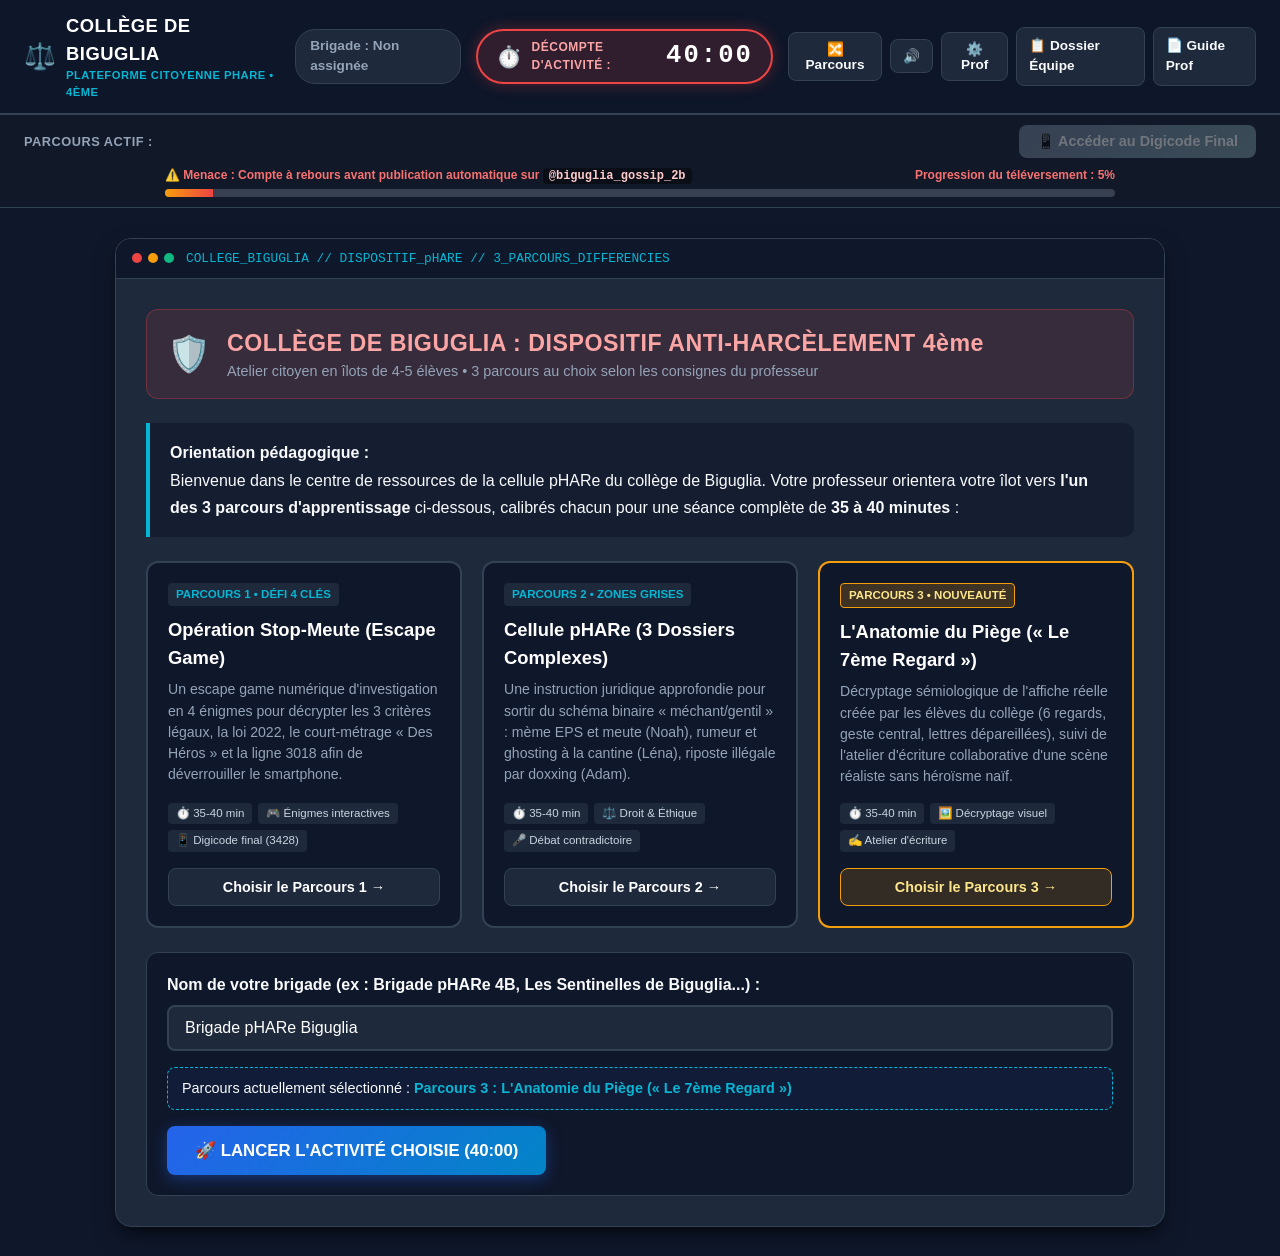
<file: index.html>
<!DOCTYPE html>
<html lang="fr">
<head>
  <meta charset="UTF-8">
  <meta name="viewport" content="width=device-width, initial-scale=1.0">
  <title>Plateforme de Lutte contre le Harcèlement | Collège de Biguglia (4ème)</title>
  <link rel="stylesheet" href="style.css">
</head>
<body>

  <!-- ================= HEADER / BARRE DE MISSION ================= -->
  <header id="mission-bar">
    <div class="header-left">
      <div class="logo-badge">
        <span class="icon">⚖️</span>
        <div>
          <span class="title">COLLÈGE DE BIGUGLIA</span>
          <span class="subtitle-badge" id="current-track-badge">Plateforme Citoyenne pHARe • 4ème</span>
        </div>
      </div>
      <div class="team-tag" id="display-team-name">Brigade : Non assignée</div>
    </div>

    <div class="header-center">
      <div class="timer-container" id="timer-box">
        <span class="timer-icon">⏱️</span>
        <span class="timer-label">DÉCOMPTE D'ACTIVITÉ :</span>
        <span class="timer-display" id="time-display">40:00</span>
      </div>
    </div>

    <div class="header-right">
      <button id="btn-switch-track" class="btn-icon" title="Changer de parcours pédagogique">🔀 Parcours</button>
      <button id="btn-sound" class="btn-icon" title="Activer/Désactiver le son">🔊</button>
      <button id="btn-teacher" class="btn-icon" title="Espace Enseignant / Animation">⚙️ Prof</button>
      <a href="fiche_eleve.html" target="_blank" class="btn-icon doc-link" title="Dossier d'instruction d'îlot à imprimer">📋 Dossier Équipe</a>
      <a href="guide_enseignant.html" target="_blank" class="btn-icon doc-link" title="Guide pédagogique & Différenciation">📄 Guide Prof</a>
    </div>
  </header>

  <!-- ================= BANDEAU DE STATUT GLOBAL ================= -->
  <section id="code-status-bar">
    <div class="code-status-wrapper">
      <div class="mission-status-track">
        <span class="status-legend" id="status-legend-text">PARCOURS ACTIF :</span>
        <div class="step-badges" id="dynamic-step-badges">
          <!-- Les badges s'adaptent selon le parcours sélectionné -->
        </div>
      </div>

      <div class="action-phone-wrap" id="wrap-keypad-btn">
        <button id="btn-open-keypad" class="btn-pulse" disabled>
          📱 Accéder au Digicode Final
        </button>
      </div>
    </div>

    <div class="threat-progress-bar">
      <div class="threat-label">
        <span id="threat-bar-title">⚠️ Menace : Compte à rebours avant publication automatique sur <code>@biguglia_gossip_2b</code></span>
        <span id="threat-percentage">Progression : 5%</span>
      </div>
      <div class="progress-track">
        <div class="progress-fill" id="threat-progress-fill" style="width: 5%;"></div>
      </div>
    </div>
  </section>

  <!-- ================= ÉCRAN D'ACCUEIL : SÉLECTION DES 3 PARCOURS (DIFFÉRENCIATION) ================= -->
  <div id="screen-intro" class="screen-view active">
    <div class="intro-card">
      <div class="terminal-header">
        <div class="dots"><span></span><span></span><span></span></div>
        <div class="terminal-title">COLLEGE_BIGUGLIA // DISPOSITIF_pHARE // 3_PARCOURS_DIFFERENCIES</div>
      </div>
      
      <div class="intro-body">
        <div class="alert-banner">
          <span class="alert-icon">🛡️</span>
          <div>
            <h2>COLLÈGE DE BIGUGLIA : DISPOSITIF ANTI-HARCÈLEMENT 4ème</h2>
            <p class="subtitle">Atelier citoyen en îlots de 4-5 élèves • 3 parcours au choix selon les consignes du professeur</p>
          </div>
        </div>

        <div class="mission-briefing">
          <p><strong>Orientation pédagogique :</strong></p>
          <p>
            Bienvenue dans le centre de ressources de la cellule pHARe du collège de Biguglia. 
            Votre professeur orientera votre îlot vers <strong>l'un des 3 parcours d'apprentissage</strong> ci-dessous, 
            calibrés chacun pour une séance complète de <strong>35 à 40 minutes</strong> :
          </p>
        </div>

        <!-- SÉLECTEUR DES 3 PARCOURS -->
        <div class="track-selection-grid">
          
          <!-- Parcours 1 -->
          <div class="track-card" data-track="1">
            <div class="track-badge">PARCOURS 1 • DÉFI 4 CLÉS</div>
            <h3>Opération Stop-Meute (Escape Game)</h3>
            <p class="track-desc">
              Un escape game numérique d'investigation en 4 énigmes pour décrypter les 3 critères légaux, la loi 2022, le court-métrage « Des Héros » et la ligne 3018 afin de déverrouiller le smartphone.
            </p>
            <div class="track-tags">
              <span>⏱️ 35-40 min</span>
              <span>🎮 Énigmes interactives</span>
              <span>📱 Digicode final (3428)</span>
            </div>
            <button type="button" class="btn-select-track" data-track="1">Choisir le Parcours 1 &rarr;</button>
          </div>

          <!-- Parcours 2 -->
          <div class="track-card" data-track="2">
            <div class="track-badge">PARCOURS 2 • ZONES GRISES</div>
            <h3>Cellule pHARe (3 Dossiers Complexes)</h3>
            <p class="track-desc">
              Une instruction juridique approfondie pour sortir du schéma binaire « méchant/gentil » : mème EPS et meute (Noah), rumeur et ghosting à la cantine (Léna), riposte illégale par doxxing (Adam).
            </p>
            <div class="track-tags">
              <span>⏱️ 35-40 min</span>
              <span>⚖️ Droit & Éthique</span>
              <span>🎤 Débat contradictoire</span>
            </div>
            <button type="button" class="btn-select-track" data-track="2">Choisir le Parcours 2 &rarr;</button>
          </div>

          <!-- Parcours 3 -->
          <div class="track-card highlighted" data-track="3">
            <div class="track-badge pulse">PARCOURS 3 • NOUVEAUTÉ</div>
            <h3>L'Anatomie du Piège (« Le 7ème Regard »)</h3>
            <p class="track-desc">
              Décryptage sémiologique de l'affiche réelle créée par les élèves du collège (6 regards, geste central, lettres dépareillées), suivi de l'atelier d'écriture collaborative d'une scène réaliste sans héroïsme naïf.
            </p>
            <div class="track-tags">
              <span>⏱️ 35-40 min</span>
              <span>🖼️ Décryptage visuel</span>
              <span>✍️ Atelier d'écriture</span>
            </div>
            <button type="button" class="btn-select-track btn-highlight" data-track="3">Choisir le Parcours 3 &rarr;</button>
          </div>

        </div>

        <!-- FORMULAIRE D'ÉQUIPE -->
        <div class="intro-form" style="margin-top: 24px;">
          <div class="input-group">
            <label for="team-name-input">Nom de votre brigade (ex : Brigade pHARe 4B, Les Sentinelles de Biguglia...) :</label>
            <input type="text" id="team-name-input" placeholder="Nom de l'équipe" maxlength="35" value="Brigade pHARe Biguglia">
          </div>
          <div class="selected-track-display">
            Parcours actuellement sélectionné : <strong id="lbl-selected-track">Parcours 3 : L'Anatomie du Piège (« Le 7ème Regard »)</strong>
          </div>
          <div class="intro-actions">
            <button id="btn-start-game" class="btn-primary btn-large">
              🚀 LANCER L'ACTIVITÉ CHOISIE (40:00)
            </button>
          </div>
        </div>

      </div>
    </div>
  </div>

  <!-- ================= ÉCRAN PRINCIPAL DU JEU ================= -->
  <main id="screen-game" class="screen-view">
    
    <!-- Navigation des onglets (s'adapte au parcours sélectionné) -->
    <nav class="enigmas-nav" id="main-nav-tabs">
      <!-- Les onglets sont injectés ou affichés dynamiquement selon le parcours -->
    </nav>

    <!-- CONTENEUR DES PANNEAUX DE CONTENU -->
    <div class="enigmas-content">

      <!-- ==========================================================================
           CONTENUS DU PARCOURS 1 (ESCAPE GAME • LES 4 CLÉS)
           ========================================================================== -->

      <!-- Énigme 1.1 : Le Tri des Faits -->
      <section id="tab-p1-enigma-1" class="enigma-pane">
        <div class="pane-header">
          <div>
            <span class="pane-tag">Parcours 1 • Étape 1 sur 4 • Obtention du 1er chiffre</span>
            <h2>Énigme 1 : L'Audit des Signalements au Collège</h2>
          </div>
          <div class="role-hint-pill">🔍 Analyse des 3 critères légaux</div>
        </div>

        <div class="mission-instructions">
          <p>
            <strong>Consigne de la mission :</strong> La Vie Scolaire du collège de Biguglia vous soumet 6 signalements récents. 
            Analysez chaque situation pour déterminer si elle relève <strong>juridiquement du harcèlement scolaire</strong> ou d'un conflit ponctuel / événement isolé.
          </p>
          <div class="rule-reminder">
            🔔 <strong>Rappel officiel :</strong> Pour qualifier un harcèlement, il faut <u>impérativement la présence des 3 critères</u> :
            <strong>Violence</strong> (physique, verbale ou psychologique) + <strong>Répétition</strong> dans la durée + <strong>Rapport de domination & Isolement</strong>.
          </div>
          <p style="margin-top: 10px;">
            <strong>Clé du code :</strong> Le 1er chiffre correspond au <strong>nombre total de situations constituant un harcèlement scolaire avéré</strong>.
          </p>
        </div>

        <div class="cards-grid" id="grid-facts">
          <!-- Carte A -->
          <div class="fact-card" data-id="A" data-harcelement="false">
            <div class="card-letter">Signalement A</div>
            <div class="card-source">Lieu : Cour de récréation du collège</div>
            <p class="card-text">Léo et Max se disputent violemment lors d'une partie de ballon à la récréation de 10h. Des insultes sont échangées. Le lendemain matin, ils se serrent la main et jouent de nouveau ensemble.</p>
            <div class="card-choices">
              <button type="button" class="btn-choice" data-val="true">🔴 Harcèlement scolaire</button>
              <button type="button" class="btn-choice" data-val="false">🟢 Conflit ponctuel / Non</button>
            </div>
            <div class="card-feedback"></div>
          </div>

          <!-- Carte B -->
          <div class="fact-card" data-id="B" data-harcelement="true">
            <div class="card-letter">Signalement B</div>
            <div class="card-source">Lieu : Grand escalier du bâtiment principal</div>
            <p class="card-text">Depuis deux mois, chaque matin, trois élèves bloquent délibérément le passage de Samia dans les escaliers, se moquent de ses vêtements et incitent les autres à rire d'elle.</p>
            <div class="card-choices">
              <button type="button" class="btn-choice" data-val="true">🔴 Harcèlement scolaire</button>
              <button type="button" class="btn-choice" data-val="false">🟢 Conflit ponctuel / Non</button>
            </div>
            <div class="card-feedback"></div>
          </div>

          <!-- Carte C -->
          <div class="fact-card" data-id="C" data-harcelement="true">
            <div class="card-letter">Signalement C</div>
            <div class="card-source">Lieu : Groupe privé Snapchat / Instagram</div>
            <p class="card-text">Sur une story partagée avec 40 élèves de la classe, un montage ridicule de la photo d'Hugo est republié chaque soir avec des légendes dégradantes que toute la classe commente.</p>
            <div class="card-choices">
              <button type="button" class="btn-choice" data-val="true">🔴 Harcèlement scolaire</button>
              <button type="button" class="btn-choice" data-val="false">🟢 Conflit ponctuel / Non</button>
            </div>
            <div class="card-feedback"></div>
          </div>

          <!-- Carte D -->
          <div class="fact-card" data-id="D" data-harcelement="false">
            <div class="card-letter">Signalement D</div>
            <div class="card-source">Lieu : Banc sous le préau</div>
            <p class="card-text">Chloé a reçu une mauvaise note à son évaluation de mathématiques. Elle pleure seule sur un banc pendant la récréation sans que personne ne vienne lui parler.</p>
            <div class="card-choices">
              <button type="button" class="btn-choice" data-val="true">🔴 Harcèlement scolaire</button>
              <button type="button" class="btn-choice" data-val="false">🟢 Conflit ponctuel / Non</button>
            </div>
            <div class="card-feedback"></div>
          </div>

          <!-- Carte E -->
          <div class="fact-card" data-id="E" data-harcelement="true">
            <div class="card-letter">Signalement E</div>
            <div class="card-source">Lieu : Réfectoire / Cantine du collège</div>
            <p class="card-text">Tous les midis depuis la rentrée, deux élèves cachent le sac de Tom à la cantine, renversent son plateau et l'empêchent de s'asseoir à une table pour l'isoler.</p>
            <div class="card-choices">
              <button type="button" class="btn-choice" data-val="true">🔴 Harcèlement scolaire</button>
              <button type="button" class="btn-choice" data-val="false">🟢 Conflit ponctuel / Non</button>
            </div>
            <div class="card-feedback"></div>
          </div>

          <!-- Carte F -->
          <div class="fact-card" data-id="F" data-harcelement="false">
            <div class="card-letter">Signalement F</div>
            <div class="card-source">Lieu : SMS privé le mercredi après-midi</div>
            <p class="card-text">Après une défaite lors d'une rencontre sportive UNSS, un élève envoie un SMS furieux avec une insulte à un camarade. Aucun autre message n'est échangé par la suite.</p>
            <div class="card-choices">
              <button type="button" class="btn-choice" data-val="true">🔴 Harcèlement scolaire</button>
              <button type="button" class="btn-choice" data-val="false">🟢 Conflit ponctuel / Non</button>
            </div>
            <div class="card-feedback"></div>
          </div>
        </div>

        <div class="enigma-footer">
          <div class="footer-count">
            Situations de harcèlement retenues : <span id="e1-count-selected">0</span> sur 6
          </div>
          <button id="btn-validate-e1" class="btn-primary">
            🔍 Valider l'analyse et obtenir le 1er chiffre
          </button>
        </div>

        <div id="e1-result-box" class="solution-box hidden"></div>
      </section>

      <!-- Énigme 1.2 : Le Décodage de la Loi 2022 -->
      <section id="tab-p1-enigma-2" class="enigma-pane">
        <div class="pane-header">
          <div>
            <span class="pane-tag">Parcours 1 • Étape 2 sur 4 • Obtention du 2ème chiffre</span>
            <h2>Énigme 2 : Le Dossier Judiciaire & La Loi de 2022</h2>
          </div>
          <div class="role-hint-pill">⚖️ Sanctions pénales & Calcul crypté</div>
        </div>

        <div class="mission-instructions">
          <p>
            <strong>Consigne de la mission :</strong> Depuis mars 2022, le harcèlement scolaire est un <strong>délit pénal</strong>.
            Retrouvez les sanctions exactes de l'article 222-33-2-3 du Code pénal, puis résolvez l'équation pour extraire le 2ème chiffre.
          </p>
        </div>

        <div class="legal-scroll">
          <div class="law-title">EXTRAIT DU CODE PÉNAL FRANÇAIS (ART. 222-33-2-3)</div>
          
          <div class="law-sentence">
            <p>
              « Les faits de harcèlement scolaire sont punis de 
              <select id="val-X" class="law-select">
                <option value="">[ X ]</option>
                <option value="1">1 an</option>
                <option value="2">2 ans</option>
                <option value="3">3 ans</option>
                <option value="5">5 ans</option>
                <option value="7">7 ans</option>
              </select>
              <strong>d'emprisonnement</strong> et de 
              <select id="val-Y" class="law-select">
                <option value="">[ Y ]</option>
                <option value="15">15</option>
                <option value="30">30</option>
                <option value="45">45</option>
                <option value="75">75</option>
              </select>
              <strong>000 € d'amende</strong> lorsque les faits ont causé une incapacité totale de travail (ITT) inférieure ou égale à 8 jours. »
            </p>
          </div>

          <div class="law-sentence highlight">
            <p>
              « En cas de suicide ou de tentative de suicide de la victime harcelée, la peine maximale encourue passe à 
              <select id="val-Z" class="law-select">
                <option value="">[ Z ]</option>
                <option value="5">5 ans</option>
                <option value="7">7 ans</option>
                <option value="10">10 ans</option>
                <option value="15">15 ans</option>
                <option value="20">20 ans</option>
              </select>
              <strong>de réclusion criminelle</strong> et 
              <select id="val-W" class="law-select">
                <option value="">[ W ]</option>
                <option value="50">50</option>
                <option value="100">100</option>
                <option value="150">150</option>
                <option value="200">200</option>
              </select>
              <strong>000 € d'amende</strong>. »
            </p>
          </div>
        </div>

        <div class="calculation-box">
          <div class="formula-banner">
            <h3>🔐 CLÉ DE CALCUL DU 2ÈME CHIFFRE :</h3>
            <div class="math-formula">Chiffre 2 = ( Z − X ) − 3</div>
            <p class="formula-desc">Prenez <strong>Z</strong> (suicide) et <strong>X</strong> (ITT &le; 8j), faites la différence, puis soustrayez 3.</p>
          </div>

          <div class="calc-input-wrapper">
            <label for="e2-calc-result">Résultat du calcul (Chiffre n°2) :</label>
            <input type="number" id="e2-calc-result" min="0" max="9" placeholder="?" class="calc-input">
            <button id="btn-validate-e2" class="btn-primary">⚖️ Valider le décodage pénal</button>
          </div>
        </div>

        <div id="e2-result-box" class="solution-box hidden"></div>
      </section>

      <!-- Énigme 1.3 : La Vidéo « Des Héros » -->
      <section id="tab-p1-enigma-3" class="enigma-pane">
        <div class="pane-header">
          <div>
            <span class="pane-tag">Parcours 1 • Étape 3 sur 4 • Obtention du 3ème chiffre</span>
            <h2>Énigme 3 : Analyse Vidéo du Court-Métrage « Des Héros »</h2>
          </div>
          <div class="role-hint-pill">🎬 Psychologie du témoin & Meute</div>
        </div>

        <div class="mission-instructions">
          <p>
            <strong>Consigne :</strong> Visionnez le court-métrage officiel <em>« Des Héros »</em> ci-dessous et observez la bascule d'Anthony face à Enzo.
          </p>
        </div>

        <div class="video-investigation-box">
          <div class="video-container">
            <video id="enigma-video-player" controls style="width: 100%; border-radius: 10px; background: #000;">
              <source src="assets/video_des_heros.mp4" type="video/mp4">
            </video>
          </div>
          <div class="video-guide-notes">
            <h4>🎯 3 Questions d'observation :</h4>
            <ol>
              <li>Pourquoi Anthony rit-il avec le groupe au début ?</li>
              <li>Qu'est-ce qui donne concrètement sa force au harceleur ?</li>
              <li>Quel geste décisif brise l'engrenage à la fin ?</li>
            </ol>
          </div>
        </div>

        <div class="witness-mission-form">
          <h3>📋 DÉCISION DU JURY : LE POUVOIR DES TÉMOINS</h3>
          <p class="witness-form-subtitle">Cochez UNIQUEMENT les réactions qui protègent réellement la victime :</p>

          <div class="witness-list" id="witness-reactions">
            <label class="witness-item" data-id="1" data-correct="false">
              <input type="checkbox" class="witness-checkbox">
              <div class="item-content">
                <span class="item-num">1</span>
                <p><strong>Rire avec le groupe :</strong> Faire comme tout le monde pour ne pas devenir la prochaine cible.</p>
              </div>
            </label>
            <label class="witness-item" data-id="2" data-correct="true">
              <input type="checkbox" class="witness-checkbox">
              <div class="item-content">
                <span class="item-num">2</span>
                <p><strong>Alerter immédiatement un adulte de confiance :</strong> Prévenir la CPE, un professeur, un surveillant ou l'infirmière.</p>
              </div>
            </label>
            <label class="witness-item" data-id="3" data-correct="false">
              <input type="checkbox" class="witness-checkbox">
              <div class="item-content">
                <span class="item-num">3</span>
                <p><strong>Filmer la scène :</strong> Enregistrer la vidéo et la poster sur le groupe de classe.</p>
              </div>
            </label>
            <label class="witness-item" data-id="4" data-correct="true">
              <input type="checkbox" class="witness-checkbox">
              <div class="item-content">
                <span class="item-num">4</span>
                <p><strong>Rompre l'isolement d'Enzo :</strong> Le rejoindre juste après, lui dire qu'on le soutient et l'accompagner.</p>
              </div>
            </label>
            <label class="witness-item" data-id="5" data-correct="false">
              <input type="checkbox" class="witness-checkbox">
              <div class="item-content">
                <span class="item-num">5</span>
                <p><strong>Le silence passif :</strong> Se dire que ce ne sont pas nos affaires.</p>
              </div>
            </label>
          </div>

          <div class="enigma-footer">
            <div class="footer-count">Réactions protectrices cochées : <span id="e3-count-selected">0</span></div>
            <button id="btn-validate-e3" class="btn-primary">🤝 Valider l'analyse et obtenir le 3ème chiffre</button>
          </div>
        </div>

        <div id="e3-result-box" class="solution-box hidden"></div>
      </section>

      <!-- Énigme 1.4 : La Fréquence 3018 -->
      <section id="tab-p1-enigma-4" class="enigma-pane">
        <div class="pane-header">
          <div>
            <span class="pane-tag">Parcours 1 • Étape 4 sur 4 • Obtention du 4ème chiffre</span>
            <h2>Énigme 4 : La Fréquence de Secours 3018</h2>
          </div>
          <div class="role-hint-pill">📞 Liaison officielle d'urgence</div>
        </div>

        <div class="mission-instructions">
          <p>
            <strong>Consigne :</strong> Composez le <strong>numéro national unique, gratuit, 100% anonyme et confidentiel</strong>.
            Le 4ème chiffre correspond au <strong>DERNIER chiffre de ce numéro</strong>.
          </p>
        </div>

        <div class="phone-call-container">
          <div class="phone-device">
            <div class="phone-speaker"></div>
            <div class="phone-display">
              <div class="phone-status-bar"><span>RÉSEAU SÉCURISÉ</span><span>🔋 100%</span></div>
              <div class="phone-number-field" id="dialed-number">_ _ _ _</div>
              <div class="call-feedback" id="call-feedback-text">Composez les 4 chiffres du service national</div>
            </div>
            <div class="dialpad">
              <button class="dial-key" data-digit="1">1</button>
              <button class="dial-key" data-digit="2">2<span>ABC</span></button>
              <button class="dial-key" data-digit="3">3<span>DEF</span></button>
              <button class="dial-key" data-digit="4">4<span>GHI</span></button>
              <button class="dial-key" data-digit="5">5<span>JKL</span></button>
              <button class="dial-key" data-digit="6">6<span>MNO</span></button>
              <button class="dial-key" data-digit="7">7<span>PQRS</span></button>
              <button class="dial-key" data-digit="8">8<span>TUV</span></button>
              <button class="dial-key" data-digit="9">9<span>WXYZ</span></button>
              <button class="dial-key action-key" id="dial-backspace">⌫</button>
              <button class="dial-key" data-digit="0">0</button>
              <button class="dial-key action-key" id="dial-clear">C</button>
            </div>
            <div class="call-action-wrapper">
              <button id="btn-call-emergency" class="btn-call">📞 ÉTABLIR LA LIAISON D'URGENCE</button>
            </div>
          </div>

          <div class="phone-info-panel">
            <h3>⚡ POUVOIRS OFFICIELS DU 3018 :</h3>
            <ul>
              <li>Accessible 7j/7 de 9h à 23h, gratuit et anonyme.</li>
              <li>Tiers de confiance : fait supprimer en urgence des contenus sur Snapchat, TikTok, Instagram.</li>
              <li>Coffre-fort numérique de preuves certifié.</li>
            </ul>
          </div>
        </div>

        <div id="e4-result-box" class="solution-box hidden"></div>
      </section>


      <!-- ==========================================================================
           CONTENUS DU PARCOURS 2 (CELLULE pHARe • 3 DOSSIERS COMPLEXES)
           ========================================================================== -->
      <section id="tab-p2-cases" class="enigma-pane">
        <div class="pane-header">
          <div>
            <span class="pane-tag">Parcours 2 • Cellule pHARe • Instruction des Zones Grises</span>
            <h2>Atelier : Les 3 Dossiers Complexes</h2>
          </div>
          <div class="role-hint-pill">⚖️ Droit & Responsabilités</div>
        </div>

        <div class="mission-instructions">
          <p>
            <strong>Consigne :</strong> Instruisez les 3 affaires ci-dessous. Débattez au sein de l'îlot pour trancher les zones grises sans tomber dans les idées reçues !
          </p>
        </div>

        <!-- Dossier 1 : Mème EPS -->
        <div class="case-file-dossier">
          <div class="case-header">
            <span class="case-tag">AFFAIRE 1 // « C'ÉTAIT JUSTE UN MÈME POUR RIRE »</span>
            <h3>Noah, Yanis, Sarah & Kylian (L'effet de meute)</h3>
          </div>
          <div class="case-narrative">
            <p>
              Yanis prend une photo de Noah qui trébuche en EPS. Le soir, sur Snapchat (28 élèves), il écrit : <em>« Noah en mode bug système 💀 »</em>.<br>
              Sarah en fait un sticker WhatsApp. Kylian le partage dans un groupe inter-collèges de 150 personnes. Pendant 10 jours en classe, des élèves se l'envoient en étouffant des rires. Noah finit par aller à l'infirmerie tous les jeudis (jour d'EPS).
            </p>
          </div>
          <div class="investigation-questions-block">
            <div class="question-card">
              <span class="q-num">Question 1.1</span>
              <p class="q-title"><strong>Qualification juridique :</strong> Yanis affirme qu'il n'a posté qu'une fois dans un groupe privé de classe. Que tranche précisément la loi ?</p>
              <div class="options-stack">
                <label class="option-item">
                  <input type="radio" name="p2_d1_q1" value="A">
                  <span>La loi considère que dans un groupe privé, l'auteur initial porte seul l'entière responsabilité des partages ultérieurs de ses camarades.</span>
                </label>
                <label class="option-item">
                  <input type="radio" name="p2_d1_q1" value="B">
                  <span>Même avec un envoi unique de la part de Yanis, le relais par plusieurs camarades crée une <strong>répétition collective de fait (« harcèlement en meute »)</strong>, et la diffusion sans accord caractérise l'atteinte au droit à l'image et l'altération de la santé de Noah (évitement scolaire).</span>
                </label>
                <label class="option-item">
                  <input type="radio" name="p2_d1_q1" value="C">
                  <span>L'infraction n'est retenue que parce que Noah est allé à l'infirmerie ; sans certificat médical officiel, l'acte de Yanis reste une simple moquerie non punissable.</span>
                </label>
              </div>
            </div>

            <div class="question-card">
              <span class="q-num">Question 1.2</span>
              <p class="q-title"><strong>Chaîne des responsabilités :</strong> Sarah a créé le sticker WhatsApp et Kylian l'a diffusé hors du collège. Comment le droit apprécie-t-il leurs actes ?</p>
              <div class="options-stack">
                <label class="option-item">
                  <input type="radio" name="p2_d1_q2" value="A">
                  <span>Kylian est le plus coupable car il a sorti l'image du cadre du collège ; Sarah n'a fait que du graphisme humoristique sans intention de nuire.</span>
                </label>
                <label class="option-item">
                  <input type="radio" name="p2_d1_q2" value="B">
                  <span>Sarah et Kylian ont chacun <strong>aggravé l'infraction</strong> : fabriquer un support pérenne d'humiliation (sticker) et élargir l'audience à un public externe constituent des actes délictueux distincts qui engagent leur propre responsabilité pénale.</span>
                </label>
                <label class="option-item">
                  <input type="radio" name="p2_d1_q2" value="C">
                  <span>Seul Yanis peut être sanctionné disciplinairement par le collège, car les actes de Sarah et Kylian se sont déroulés en dehors des cours sur téléphones personnels.</span>
                </label>
              </div>
            </div>
          </div>
        </div>

        <!-- Dossier 2 : Ghosting -->
        <div class="case-file-dossier" style="margin-top: 20px;">
          <div class="case-header">
            <span class="case-tag">AFFAIRE 2 // « LE DILEMME DE LOYAUTÉ »</span>
            <h3>Léna, Inès & Hugo (Rumeur et exclusion silencieuse)</h3>
          </div>
          <div class="case-narrative">
            <p>
              Inès lance une fausse rumeur en story Instagram accusant Léna d'avoir volé de l'argent. Aucune insulte n'est prononcée dans les couloirs, mais dès que Léna approche, les conversations s'arrêtent. À la cantine, <strong>personne ne s'assoit à sa table depuis 3 semaines</strong>. Hugo sait que c'est faux mais se tait par peur d'être rejeté.
            </p>
          </div>
          <div class="investigation-questions-block">
            <div class="question-card">
              <span class="q-num">Question 2.1</span>
              <p class="q-title"><strong>Qualification juridique :</strong> Il n'y a ni coups ni insultes directes. Pourquoi est-ce pourtant qualifié de harcèlement moral ?</p>
              <div class="options-stack">
                <label class="option-item">
                  <input type="radio" name="p2_d2_q1" value="A">
                  <span>La diffamation en ligne (fausse accusation de vol) associée à une mise à l'écart concertée et répétée sur 3 semaines détruit délibérément les conditions de vie et la santé mentale de Léna.</span>
                </label>
                <label class="option-item">
                  <input type="radio" name="p2_d2_q1" value="B">
                  <span>Le règlement intérieur d'un collège oblige chaque élève à accepter n'importe quel camarade à sa table de cantine sous peine d'exclusion.</span>
                </label>
                <label class="option-item">
                  <input type="radio" name="p2_d2_q1" value="C">
                  <span>Ce n'est pas un harcèlement pénal mais un litige civil privé, car il n'y a eu aucune violence physique au collège.</span>
                </label>
              </div>
            </div>

            <div class="question-card">
              <span class="q-num">Question 2.2</span>
              <p class="q-title"><strong>Le cas d'Hugo :</strong> Hugo sait que Léna est innocente. Quelle posture éthique et sécurisée doit-il adopter ?</p>
              <div class="options-stack">
                <label class="option-item">
                  <input type="radio" name="p2_d2_q2" value="A">
                  <span>Rester neutre en classe et attendre qu'Inès se lasse, car intervenir briserait le pacte de loyauté entre amis.</span>
                </label>
                <label class="option-item">
                  <input type="radio" name="p2_d2_q2" value="B">
                  <span>Expliquer calmement en tête-à-tête à Inès qu'il était avec Léna et que la rumeur est fausse, tout en signalant discrètement la situation à l'infirmière ou à la vie scolaire pour désamorcer l'isolement sans affrontement public.</span>
                </label>
                <label class="option-item">
                  <input type="radio" name="p2_d2_q2" value="C">
                  <span>Publier à son tour une story pour accuser Inès de mentir et révéler ses secrets personnels.</span>
                </label>
              </div>
            </div>
          </div>
        </div>

        <!-- Dossier 3 : Riposte Doxxing -->
        <div class="case-file-dossier" style="margin-top: 20px;">
          <div class="case-header">
            <span class="case-tag">AFFAIRE 3 // « LA RIPOSTE HORS-LA-LOI »</span>
            <h3>Adam & Mathis (L'illusion de la légitime défense et le doxxing)</h3>
          </div>
          <div class="case-narrative">
            <p>
              Adam reçoit des messages haineux anonymes sur NGL. Découvrant que c'est Mathis, il publie sur TikTok une vidéo filmée à l'insu de Mathis dans les toilettes avec son nom et son <strong>adresse postale privée</strong>.
            </p>
          </div>
          <div class="investigation-questions-block">
            <div class="question-card">
              <span class="q-num">Question 3.1</span>
              <p class="q-title"><strong>Analyse juridique de la riposte :</strong> Le fait qu'Adam ait été la cible de moqueries pendant des mois lui donne-t-il le droit de riposter en publiant la vidéo et l'adresse de Mathis ?</p>
              <div class="options-stack">
                <label class="option-item">
                  <input type="radio" name="p2_d3_q1" value="A">
                  <span>Oui, le Code pénal reconnaît la légitime défense proportionnée : Mathis ayant attaqué anonymement, Adam pouvait riposter publiquement.</span>
                </label>
                <label class="option-item">
                  <input type="radio" name="p2_d3_q1" value="B">
                  <span>Non : <strong>la légitime défense ne s'applique pas aux diffusions en ligne</strong>. En publiant une vidéo filmée dans un lieu intime (toilettes) et l'adresse de Mathis (doxxing), Adam commet des infractions pénales autonomes et devient auteur de délits à son tour devant le juge des mineurs.</span>
                </label>
                <label class="option-item">
                  <input type="radio" name="p2_d3_q1" value="C">
                  <span>La responsabilité d'Adam est totalement annulée car Mathis a commis la première faute.</span>
                </label>
              </div>
            </div>

            <div class="question-card">
              <span class="q-num">Question 3.2</span>
              <p class="q-title"><strong>L'illusion de l'anonymat :</strong> Mathis pensait que sur NGL la police ne pouvait rien lui faire. Comment la justice remonte-t-elle jusqu'à lui ?</p>
              <div class="options-stack">
                <label class="option-item">
                  <input type="radio" name="p2_d3_q2" value="A">
                  <span>NGL et les opérateurs télécoms sont légalement soumis aux <strong>réquisitions judiciaires de la police et du Procureur</strong> : les adresses IP, numéros de ligne et identifiants techniques permettent d'identifier formellement l'auteur en quelques heures.</span>
                </label>
                <label class="option-item">
                  <input type="radio" name="p2_d3_q2" value="B">
                  <span>L'anonymat est techniquement inviolable sur les serveurs étrangers, mais la police utilise des hackers civils pour infiltrer les comptes Instagram associés.</span>
                </label>
              </div>
            </div>
          </div>
        </div>

        <div class="enigma-footer">
          <div class="footer-count">Instruction des 3 Dossiers Complexes</div>
          <button id="btn-validate-p2" class="btn-primary">⚖️ Valider l'Instruction de la Cellule pHARe</button>
        </div>

        <div id="p2-result-box" class="solution-box hidden"></div>
      </section>


      <!-- ==========================================================================
           CONTENUS DU PARCOURS 3 (L'ANATOMIE DU PIÈGE • « LE 7ème REGARD »)
           ========================================================================== -->
      <section id="tab-p3-poster" class="enigma-pane active">
        <div class="pane-header">
          <div>
            <span class="pane-tag">Parcours 3 • Décryptage Sémiologique & Atelier d'Écriture (35 - 40 min)</span>
            <h2>L'Anatomie du Piège : Atelier « Le 7ème Regard »</h2>
          </div>
          <div class="role-hint-pill">🖼️ Analyse d'Affiche & Écriture Réaliste</div>
        </div>

        <div class="mission-instructions">
          <p>
            <strong>Contexte de l'atelier :</strong> Cette affiche a été créée au collège pour sensibiliser à la mécanique du harcèlement.
            En îlot, explorez d'abord les <strong>4 indices cachés</strong> dans sa composition graphique, puis donnez vie à l'un de ces 6 regards à travers l'atelier d'écriture collaborative.
          </p>
        </div>

        <!-- MODULE 1 : DÉCRYPTAGE VISUEL (AFFICHE RÉELLE AVEC ZONES INTERACTIVES) -->
        <div class="poster-decoding-layout">
          <div class="poster-image-wrapper" id="poster-container">
            <img src="assets/affiche_harcelement.jpg" alt="Affiche Harcèlement Collège" class="poster-real-img" id="poster-img-display">
            <!-- Cadres de ciblage lumineux interactifs synchronisés avec les 4 indices -->
            <div class="poster-target-zone" id="target-zone-1a" title="Indice 1 : Regards du haut"></div>
            <div class="poster-target-zone" id="target-zone-1b" title="Indice 1 : Regards du bas"></div>
            <div class="poster-target-zone" id="target-zone-2" title="Indice 2 : Geste central (mains sur les yeux)"></div>
            <div class="poster-target-zone" id="target-zone-3" title="Indice 3 : Typographie hARCELement"></div>
            <div class="poster-target-zone" id="target-zone-4" title="Indice 4 : Question du haut"></div>
            <div class="poster-hotspot-hint" id="poster-hotspot-msg">
              💡 Cliquez sur un indice à droite pour allumer sa zone sur l'affiche
            </div>
          </div>

          <div class="poster-clues-stack">
            <div class="clues-progress-bar-box">
              <div class="clues-progress-header">
                <span>🔎 Progression de l'observation :</span>
                <strong id="clues-examined-count">0 / 4 zones examinées</strong>
              </div>
              <div class="clues-progress-bar">
                <div class="clues-progress-fill" id="clues-progress-fill" style="width: 0%;"></div>
              </div>
            </div>

            <!-- Indice 1 -->
            <div class="clue-card" id="clue-card-1" data-indice="1">
              <div class="clue-header">
                <div>
                  <span class="clue-tag">INDICE 1 // LE CADRAGE</span>
                  <h4>Les 6 Yeux (3 en haut, 3 en bas)</h4>
                </div>
                <span class="clue-status-pill" id="pill-indice-1">🎯 Cliquez pour cibler</span>
              </div>
              <p class="clue-question">« Pourquoi avoir cadré 6 yeux différents plutôt qu'un seul visage de harceleur ? »</p>
              <div class="clue-reflection-prompt">
                🔍 <strong>Piste de réflexion :</strong> Observez la disposition et la multiplicité des regards. Que cherchent à montrer les créateurs de l'affiche concernant la vie au collège et sur les réseaux sociaux ?
              </div>
            </div>

            <!-- Indice 2 -->
            <div class="clue-card" id="clue-card-2" data-indice="2">
              <div class="clue-header">
                <div>
                  <span class="clue-tag">INDICE 2 // LE GESTE CENTRAL</span>
                  <h4>Les Mains sur les Yeux</h4>
                </div>
                <span class="clue-status-pill" id="pill-indice-2">🎯 Cliquez pour cibler</span>
              </div>
              <p class="clue-question">« Que signifie ce geste de se cacher les yeux ? Y a-t-il une double lecture ? »</p>
              <div class="clue-reflection-prompt">
                🔍 <strong>Piste de réflexion :</strong> Analysez le geste du personnage central, mais aussi ce que ce comportement peut évoquer pour quelqu'un qui assiste à la situation.
              </div>
            </div>

            <!-- Indice 3 -->
            <div class="clue-card" id="clue-card-3" data-indice="3">
              <div class="clue-header">
                <div>
                  <span class="clue-tag">INDICE 3 // LA TYPOGRAPHIE</span>
                  <h4>Les Lettres « h A R C e L E M e n T »</h4>
                </div>
                <span class="clue-status-pill" id="pill-indice-3">🎯 Cliquez pour cibler</span>
              </div>
              <p class="clue-question">« Pourquoi avoir écrit le mot avec des lettres dépareillées, de styles et tailles différents ? »</p>
              <div class="clue-reflection-prompt">
                🔍 <strong>Piste de réflexion :</strong> Observez la forme de chaque lettre découpée. En quoi cette présentation reflète-t-elle la façon dont se construit le harcèlement au sein d'un groupe ?
              </div>
            </div>

            <!-- Indice 4 -->
            <div class="clue-card" id="clue-card-4" data-indice="4">
              <div class="clue-header">
                <div>
                  <span class="clue-tag">INDICE 4 // LA QUESTION DU HAUT</span>
                  <h4>« L'Amitié est-elle la clé ? »</h4>
                </div>
                <span class="clue-status-pill" id="pill-indice-4">🎯 Cliquez pour cibler</span>
              </div>
              <p class="clue-question">« L'affiche pose cette question. Quelle est la limite de cette idée ? »</p>
              <div class="clue-reflection-prompt">
                🔍 <strong>Piste de réflexion :</strong> Réfléchissez à ce qu'un ami peut apporter, mais aussi à ses limites et aux freins réels qui empêchent d'agir seul face à une situation de harcèlement.
              </div>
            </div>
          </div>
        </div>

        <!-- MODULE 2 : ATELIER D'ÉCRITURE « LE 7ème REGARD » (20 MIN) -->
        <div class="atelier-writing-section" style="margin-top: 35px;">
          <div class="atelier-header">
            <span class="section-badge">ATELIER COLLABORATIF EN ÎLOT (20 MIN)</span>
            <h3>✍️ Écriture d'une Scène Réaliste : « Le 7ème Regard »</h3>
            <p class="atelier-pitch">
              « Regardez bien l'affiche : il y a 6 regards braqués sur elle. Imaginez que l'un de ces 6 regards décide de ne plus être un simple spectateur.
              <strong>Attention : pas de scène de film hollywoodienne</strong> où un héros fait un grand discours et où tout le monde applaudit. 
              Dans la vraie vie au collège, comment ça se passe concrètement ? »
            </p>
          </div>

          <!-- Sélection de l'œil -->
          <div class="select-eye-wrapper">
            <label>1. Choisissez le regard que votre îlot va incarner (cliquez sur l'un des 6 yeux) :</label>
            <div class="eyes-picker-grid">
              <button type="button" class="btn-eye-choice" data-eye="1">👁️ Œil 1 (Haut Gauche)</button>
              <button type="button" class="btn-eye-choice" data-eye="2">👁️ Œil 2 (Haut Milieu)</button>
              <button type="button" class="btn-eye-choice" data-eye="3">👁️ Œil 3 (Haut Droite)</button>
              <button type="button" class="btn-eye-choice" data-eye="4">👁️ Œil 4 (Bas Gauche)</button>
              <button type="button" class="btn-eye-choice" data-eye="5">👁️ Œil 5 (Bas Milieu)</button>
              <button type="button" class="btn-eye-choice" data-eye="6">👁️ Œil 6 (Bas Droite)</button>
            </div>
            <div class="selected-eye-feedback-pill" id="eye-feedback-badge">
              <span>🎯 Regard actuellement choisi :</span>
              <strong id="lbl-active-eye">👁️ Œil 1 (Haut Gauche)</strong>
              <span class="sub-hint">(À votre îlot d'inventer l'identité de cet élève)</span>
            </div>
          </div>

          <!-- Formulaire guidé d'écriture -->
          <div class="writing-form-grid">
            <div class="writing-input-block">
              <label for="p3-character-link">
                <strong>Étape 1 : L'identité du regard</strong><br>
                <span class="sub-lbl">Définissez l'identité précise de cet élève, son rôle au collège et la nature de son lien avec la fille au centre de l'affiche.</span>
              </label>
              <textarea id="p3-character-link" rows="3" placeholder="Rédigez ici l'identité du personnage choisi, son quotidien au collège et sa relation avec la victime..."></textarea>
            </div>

            <div class="writing-input-block">
              <label for="p3-character-trigger">
                <strong>Étape 2 : Le déclic (Le point de bascule)</strong><br>
                <span class="sub-lbl">Décrivez la situation ou le signe précis qui provoque chez cet élève une prise de conscience (le moment où il réalise que la situation devient destructrice).</span>
              </label>
              <textarea id="p3-character-trigger" rows="3" placeholder="Rédigez ici l'événement ou le détail précis qui fait basculer ce témoin et déclenche sa décision d'agir..."></textarea>
            </div>

            <div class="writing-input-block full-width">
              <label for="p3-character-strategy">
                <strong>Étape 3 : La stratégie de sortie réaliste (dans les 24 heures)</strong><br>
                <span class="sub-lbl">Détaillez son plan d'action concret mené dans les 24 heures : comment agit-il pour soutenir la victime et quelle démarche engage-t-il pour stopper l'engrenage sans se mettre en danger (sans héroïsme irréaliste).</span>
              </label>
              <textarea id="p3-character-strategy" rows="5" placeholder="Rédigez ici la démarche concrète et réaliste sous 24h (action de soutien auprès de la victime et signalement protecteur)..."></textarea>
            </div>
          </div>

          <div class="atelier-actions-bar">
            <button id="btn-generate-scene" class="btn-primary">
              📜 Mettre en forme et valider notre Scène du 7ème Regard
            </button>
          </div>

          <!-- Résultat mis en forme prêt pour la lecture orale -->
          <div id="formatted-scene-box" class="scene-preview-card hidden">
            <div class="scene-card-header">
              <span class="scene-seal">🛡️ COLLÈGE DE BIGUGLIA • CELLULE CITOYENNE</span>
              <h3 id="scene-final-title">Scène Réaliste : Le 7ème Regard</h3>
              <p id="scene-final-meta">Rédigée par l'îlot : Brigade pHARe • Œil n°1</p>
            </div>
            <div class="scene-card-body" id="scene-final-content">
              <!-- Contenu injecté dynamiquement -->
            </div>

            <!-- NOUVELLE SECTION DE CLÔTURE ET DE VICTOIRE CITOYENNE -->
            <div class="scene-closure-action-banner">
              <div class="closure-badge-wrap">
                <span class="closure-icon">🏆</span>
                <div>
                  <h4 class="closure-title">SCÈNE CITOYENNE VALIDÉE AVEC SUCCÈS !</h4>
                  <p class="closure-desc">
                    Votre brigade a formalisé une action réaliste et responsable. La publication hostile a été stoppée.
                  </p>
                </div>
              </div>

              <div class="closure-action-buttons">
                <button type="button" id="btn-p3-victory" class="btn-primary btn-large btn-glow">
                  🎓 OBTENIR LE DIPLÔME OFFICIEL DU COLLÈGE DE BIGUGLIA &rarr;
                </button>
                <button type="button" id="btn-print-scene" class="btn-secondary">
                  🖨️ Imprimer la Scène pour l'Oral (2 min)
                </button>
                <button type="button" id="btn-p3-phone" class="btn-secondary">
                  📱 Accéder au Smartphone de Secours
                </button>
              </div>
            </div>
          </div>
        </div>

        <!-- MODULE 3 : RESTITUTION & CLÔTURE « CHANGER L'AFFICHE » (10 MIN) -->
        <div class="debriefing-manifesto" style="margin-top: 35px;">
          <h3>📢 RESTITUTION EN CLASSE ENTIÈRE : « CHANGER L'AFFICHE » (10 MIN)</h3>
          
          <div class="manifesto-grid">
            <div class="m-card">
              <span class="m-num">1</span>
              <h4>Lecture Flash (6 min)</h4>
              <p>3 îlots volontaires lisent leur scène à voix haute. Pas de jugement moral, juste le vote à main levée de la classe : <em>« Cette réaction est-elle crédible et réalisable dans notre collège ? »</em></p>
            </div>
            <div class="m-card">
              <span class="m-num">2</span>
              <h4>L'Histoire de cette Affiche</h4>
              <p>Cette affiche a été réalisée par des élèves du collège. Elle démontre que si le phénomène traverse les générations, les moyens de s'en sortir reposent toujours sur la solidarité et la parole.</p>
            </div>
            <div class="m-card" style="grid-column: span 2;">
              <span class="m-num">3</span>
              <h4>Faire Baisser les Mains</h4>
              <p>Si aujourd'hui la fille au centre baisse enfin les mains pour regarder autour d'elle au collège de Biguglia, vers qui peut-elle se tourner ? <strong>L'équipe ressource pHARe, la vie scolaire, l'infirmerie, ses professeurs, et le 3018 (gratuit, anonyme, 7j/7).</strong></p>
            </div>
          </div>
        </div>
      </section>


      <!-- ==========================================================================
           ÉCRAN FINAL : DIGICODE SMARTPHONE (POUR LE PARCOURS 1 & 2)
           ========================================================================== -->
      <section id="tab-phone-lock" class="enigma-pane">
        <div class="pane-header">
          <div>
            <span class="pane-tag">ÉPREUVE FINALE DE DÉVERROUILLAGE</span>
            <h2>📱 Terminal Smartphone de la Victime</h2>
          </div>
          <div class="role-hint-pill">🔒 Consultation des notes du Scribe</div>
        </div>

        <div class="phone-lock-wrapper">
          <div class="smartphone-frame">
            <div class="phone-notch"></div>
            
            <div class="screen-content">
              <div class="lock-alert-header">
                <span class="lock-icon">🔒</span>
                <h3>TERMINAL VERROUILLÉ</h3>
                <p class="lock-countdown">Diffusion imminente sur @biguglia_gossip_2b !</p>
              </div>

              <div class="scribe-callout">
                <span class="pen-icon">📝</span>
                <p>Consultez les notes prises par votre Scribe sur votre carnet de bord pour saisir les 4 chiffres dans l'ordre !</p>
              </div>

              <!-- Indicateur de saisie du PIN à 4 points (VIDE) -->
              <div class="pin-display">
                <div class="pin-dot" id="dot-0"></div>
                <div class="pin-dot" id="dot-1"></div>
                <div class="pin-dot" id="dot-2"></div>
                <div class="pin-dot" id="dot-3"></div>
              </div>

              <div class="pin-status-msg" id="pin-status-msg">Entrez le code secret à 4 chiffres</div>

              <!-- Clavier numérique PIN -->
              <div class="pin-keypad">
                <button class="pin-key" data-num="1">1</button>
                <button class="pin-key" data-num="2">2</button>
                <button class="pin-key" data-num="3">3</button>
                <button class="pin-key" data-num="4">4</button>
                <button class="pin-key" data-num="5">5</button>
                <button class="pin-key" data-num="6">6</button>
                <button class="pin-key" data-num="7">7</button>
                <button class="pin-key" data-num="8">8</button>
                <button class="pin-key" data-num="9">9</button>
                <button class="pin-key action" id="pin-clear">Effacer</button>
                <button class="pin-key" data-num="0">0</button>
                <button class="pin-key action" id="pin-submit">OK</button>
              </div>
            </div>
          </div>
        </div>
      </section>

    </div>
  </main>

  <!-- ================= ÉCRAN DE VICTOIRE ================= -->
  <div id="screen-victory" class="screen-view">
    <div class="victory-container">
      <div class="victory-header">
        <div class="victory-icon">🎉</div>
        <h1>MISSION CITOYENNE ACCOMPLIE !</h1>
        <p class="victory-tagline">LA PUBLICATION A ÉTÉ ANNULÉE • LE COMPTE @biguglia_gossip_2b EST DÉFINITIVEMENT FERMÉ</p>
      </div>

      <div class="victory-stats-card">
        <div class="stat-item">
          <span class="stat-label">Brigade d'enquête :</span>
          <span class="stat-value" id="vic-team-name">Brigade pHARe Biguglia</span>
        </div>
        <div class="stat-item">
          <span class="stat-label">Temps restant :</span>
          <span class="stat-value" id="vic-time-left">14 min 32 s</span>
        </div>
        <div class="stat-item">
          <span class="stat-label">Statut du smartphone :</span>
          <span class="stat-value code-highlight">🟢 Déverrouillé & Sécurisé</span>
        </div>
      </div>

      <div class="debriefing-manifesto">
        <h3>📢 SYNTHÈSE DES APPRENTISSAGES AU COLLÈGE DE BIGUGLIA</h3>
        <div class="manifesto-grid">
          <div class="m-card">
            <span class="m-num">1</span>
            <h4>Les 3 Critères Fondamentaux</h4>
            <p><strong>Violence + Répétition + Isolement / Domination</strong>. Un conflit ponctuel n'est pas un harcèlement mais doit être apaisé avant de dégénérer.</p>
          </div>
          <div class="m-card">
            <span class="m-num">2</span>
            <h4>La Loi de 2022 : Un Délit Pénal</h4>
            <p>Puni de <strong>3 à 10 ans de prison</strong> et de <strong>45 000 à 150 000 € d'amende</strong>. L'anonymat sur les réseaux est une illusion juridique face aux réquisitions IP.</p>
          </div>
          <div class="m-card">
            <span class="m-num">3</span>
            <h4>Le Pouvoir des Témoins</h4>
            <p>Rire ou se taire, c'est cautionner la meute. Filmer et diffuser est un délit puni par la loi. <strong>C'est le groupe qui donne sa force au harceleur, c'est le groupe qui peut l'arrêter.</strong></p>
          </div>
          <div class="m-card">
            <span class="m-num">4</span>
            <h4>Le Réflexe Vital : Le 3018 & les Adultes</h4>
            <p>Numéro <strong>gratuit, anonyme et confidentiel</strong> doté d'un coffre-fort de preuves. Les adultes du collège (CPE, profs, infirmière) sont là pour vous protéger.</p>
          </div>
        </div>
      </div>

      <div class="victory-actions no-print">
        <button id="btn-print-diploma" class="btn-primary">
          🖨️ Imprimer le Diplôme d'Ambassadeurs Citoyens pHARe
        </button>
        <button id="btn-restart-game" class="btn-secondary">
          🔄 Recommencer l'Activité
        </button>
      </div>

      <!-- Diplôme officiel imprimable -->
      <div id="printable-diploma" class="diploma-box">
        <div class="diploma-border">
          <div class="diploma-seal">🛡️</div>
          <h2>COLLÈGE DE BIGUGLIA</h2>
          <p class="diploma-subtitle">DIPLÔME D'AMBASSADEURS DE LA CELLULE CITOYENNE pHARe</p>
          <p class="diploma-awarded">Décerné avec les félicitations de la communauté éducative à la brigade de 4ème :</p>
          <div class="diploma-team" id="diploma-team-name">Brigade pHARe Biguglia</div>
          <p class="diploma-text">
            Pour son engagement exemplaire dans la lutte contre le harcèlement scolaire, 
            la maîtrise des critères légaux et la démonstration que :<br>
            <strong>« Face au harcèlement, le silence protège l'agresseur, la parole protège la victime. »</strong>
          </p>
          <div class="diploma-footer">
            <div>
              <span>Date de validation :</span><br>
              <strong id="diploma-date">--/--/----</strong>
            </div>
            <div>
              <span>Ligne d'Urgence Nationale :</span><br>
              <strong>3018 (Gratuit & Anonyme)</strong>
            </div>
            <div>
              <span>Visa de l'Équipe Éducative :</span><br>
              <em>Collège de Biguglia • Engagement Citoyen pHARe</em>
            </div>
          </div>
        </div>
      </div>

    </div>
  </div>

  <!-- ================= MODAL SUPERVISEUR / ENSEIGNANT ================= -->
  <div id="modal-teacher" class="modal-overlay hidden">
    <div class="modal-content">
      <div class="modal-header">
        <h3>⚙️ Panneau de Contrôle Enseignant & Différenciation</h3>
        <button id="btn-close-modal" class="modal-close">&times;</button>
      </div>

      <div class="modal-body">
        <div class="control-section">
          <h4>🔀 Forcer l'Aiguillage vers un Parcours</h4>
          <div class="control-buttons">
            <button id="btn-force-track-1" class="btn-small">Parcours 1 (Escape Game 4 clés)</button>
            <button id="btn-force-track-2" class="btn-small">Parcours 2 (Cellule pHARe 3 dossiers)</button>
            <button id="btn-force-track-3" class="btn-small">Parcours 3 (Affiche « 7ème Regard »)</button>
          </div>
        </div>

        <div class="control-section">
          <h4>⏱️ Gestion du Chronomètre</h4>
          <div class="control-buttons">
            <button id="btn-time-minus5" class="btn-small">- 5 minutes</button>
            <button id="btn-time-pause" class="btn-small">⏸️ Pause</button>
            <button id="btn-time-plus5" class="btn-small">+ 5 minutes</button>
            <button id="btn-time-reset" class="btn-small">40:00 (Reset)</button>
          </div>
        </div>

        <div class="control-section">
          <h4>🔓 Forcer les Déblocages</h4>
          <div class="control-buttons">
            <button id="btn-force-all-p1" class="btn-small">Valider Parcours 1 (Code 3428)</button>
            <button id="btn-force-all-p2" class="btn-small">Valider Parcours 2 (Zones Grises)</button>
          </div>
        </div>
      </div>
    </div>
  </div>

  <script src="script.js"></script>
</body>
</html>
</file>
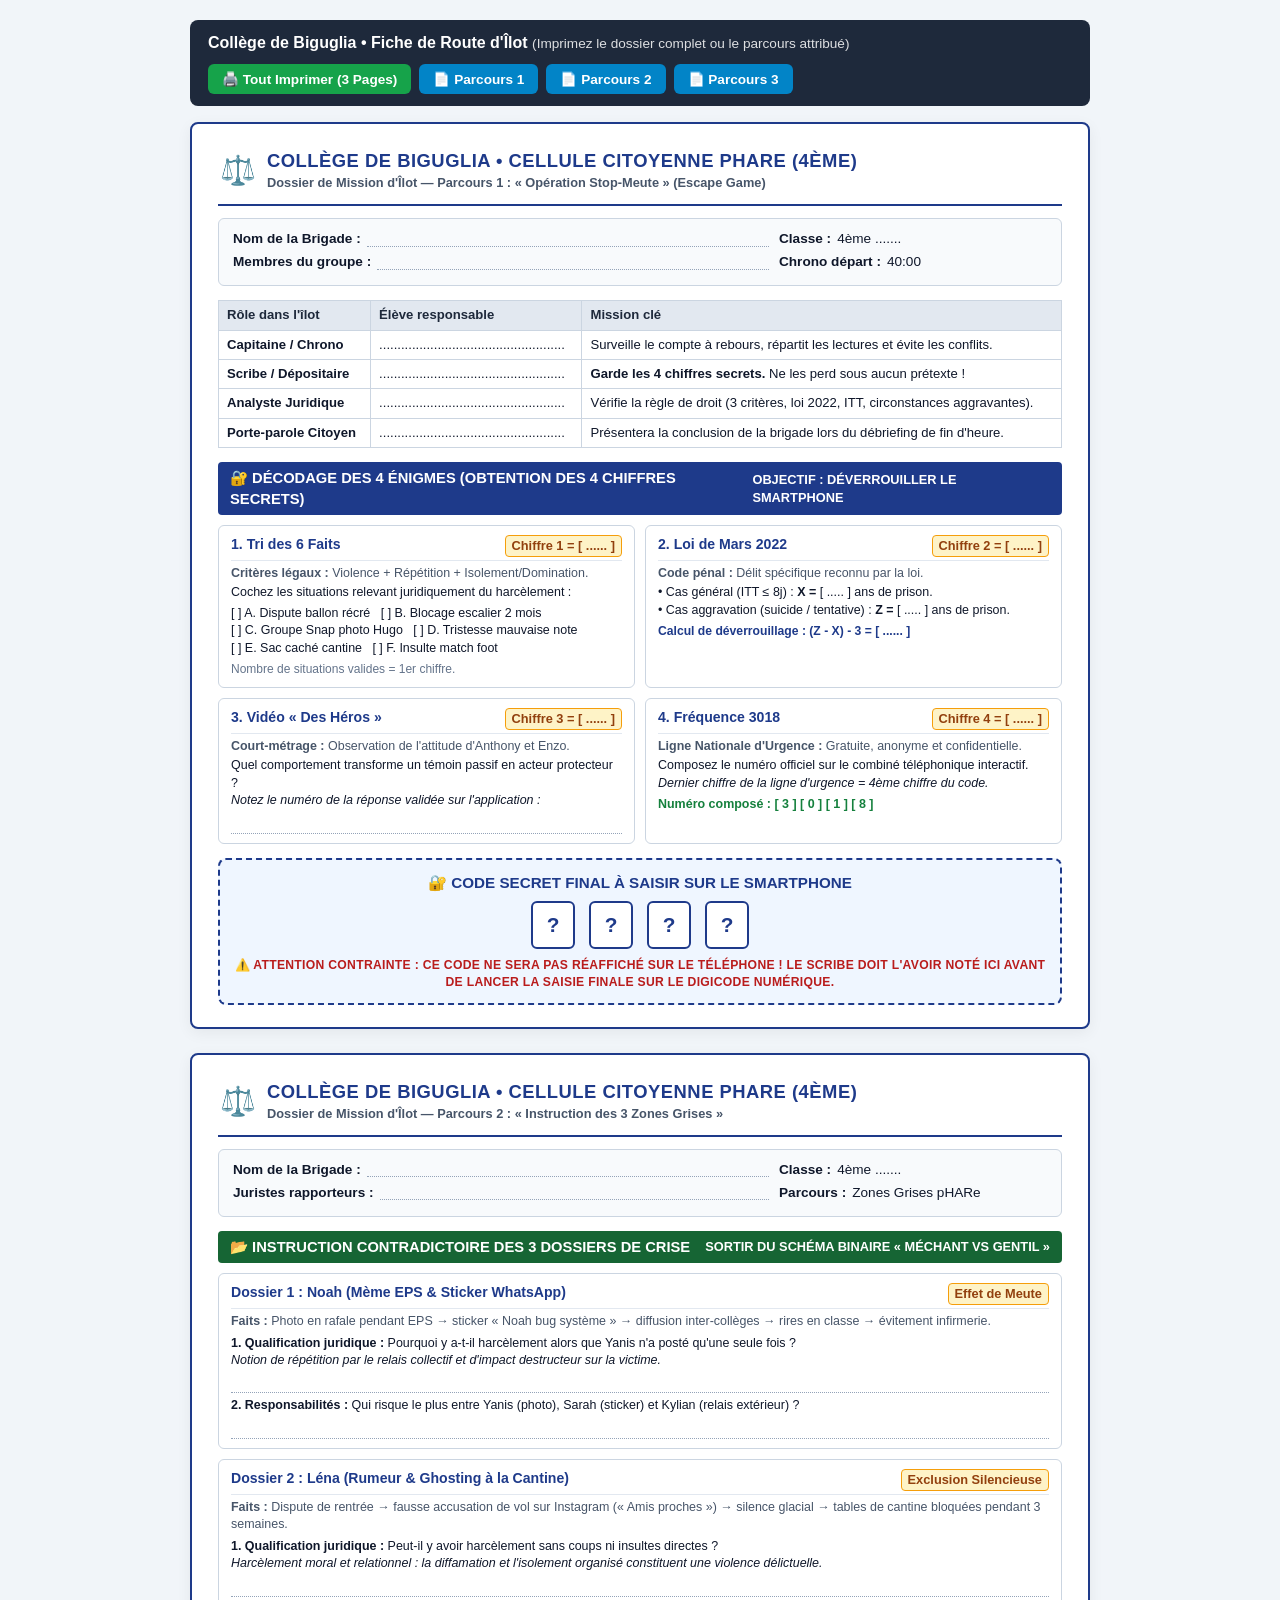
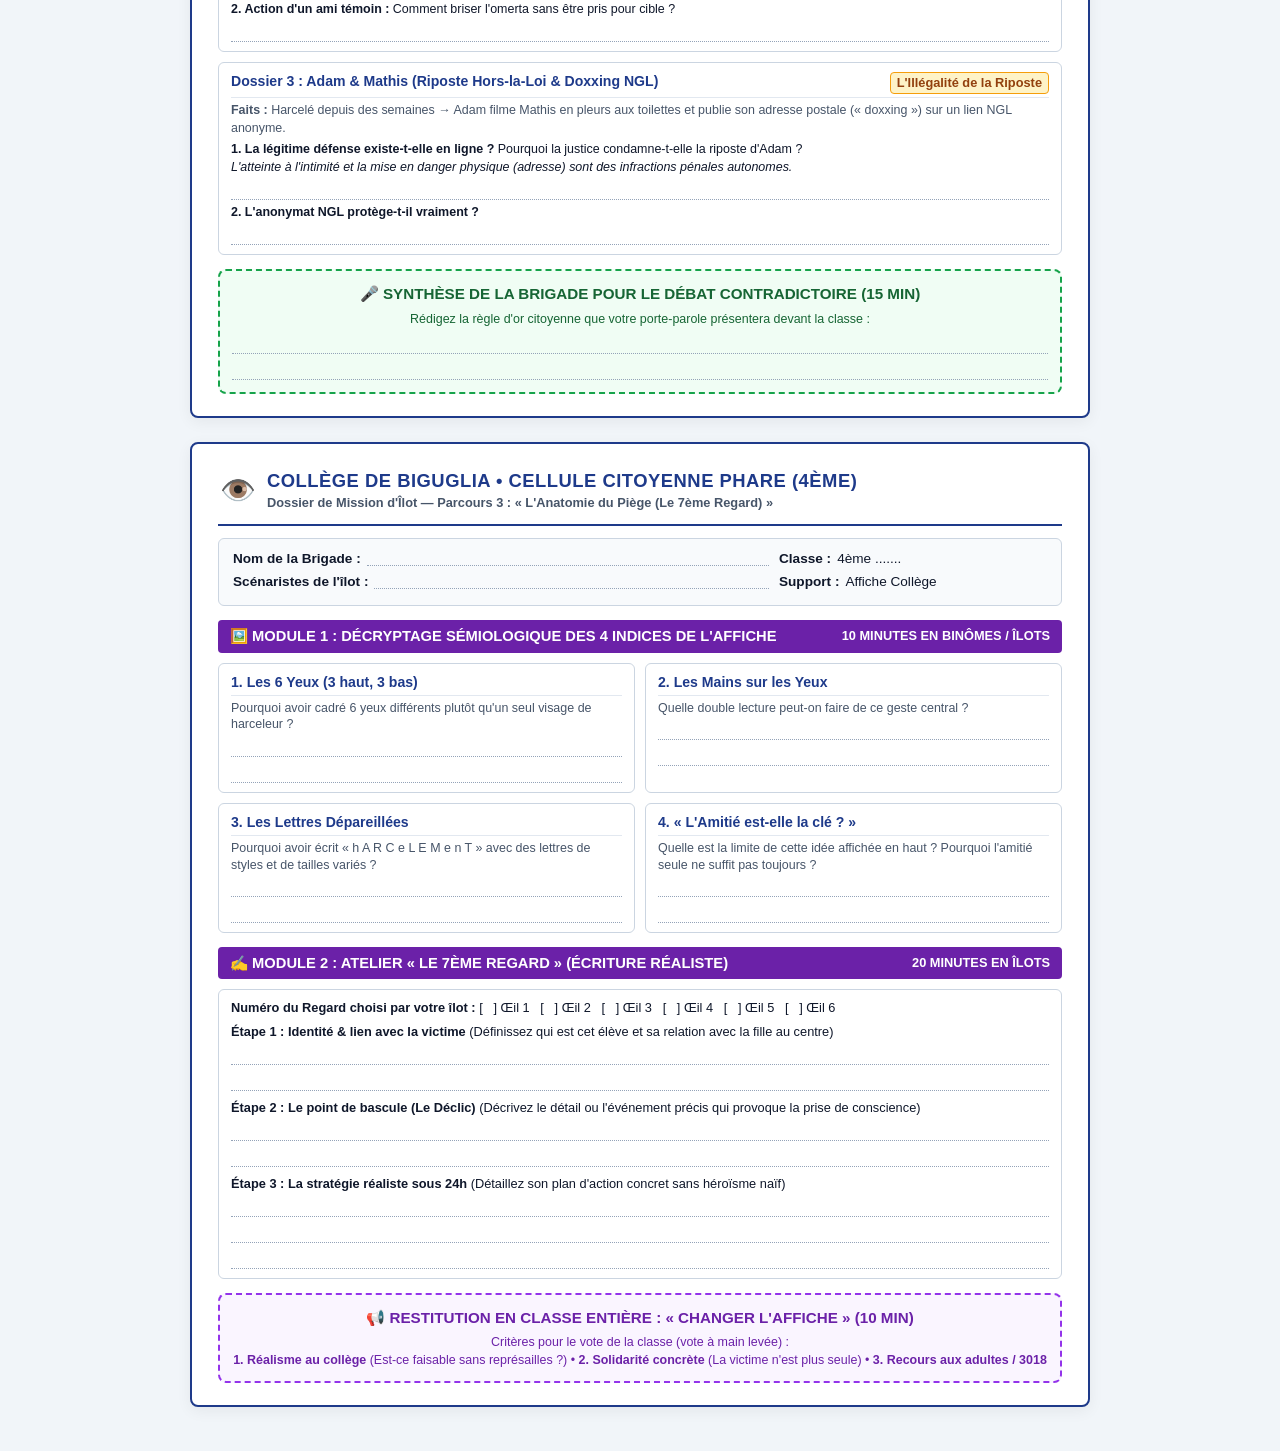
<file: fiche_eleve.html>
<!DOCTYPE html>
<html lang="fr">
<head>
  <meta charset="UTF-8">
  <meta name="viewport" content="width=device-width, initial-scale=1.0">
  <title>Dossier d'Instruction d'Îlot | Cellule pHARe (Collège de Biguglia - 4ème)</title>
  <style>
    :root {
      --primary: #1e3a8a;
      --secondary: #0284c7;
      --accent: #dc2626;
      --accent-green: #15803d;
      --border: #334155;
      --bg-box: #f8fafc;
    }
    * { box-sizing: border-box; margin: 0; padding: 0; }
    body {
      font-family: -apple-system, BlinkMacSystemFont, "Segoe UI", Roboto, Helvetica, Arial, sans-serif;
      background: #f1f5f9;
      color: #0f172a;
      padding: 20px 10px;
      line-height: 1.4;
    }
    .no-print-bar {
      max-width: 900px;
      margin: 0 auto 16px auto;
      background: #1e293b;
      color: #fff;
      padding: 12px 18px;
      border-radius: 8px;
      display: flex;
      flex-wrap: wrap;
      justify-content: space-between;
      align-items: center;
      gap: 10px;
    }
    .print-actions {
      display: flex;
      gap: 8px;
      flex-wrap: wrap;
    }
    .btn-p {
      background: #0284c7;
      color: #fff;
      border: none;
      padding: 7px 14px;
      border-radius: 6px;
      font-weight: 700;
      font-size: 0.85rem;
      cursor: pointer;
      transition: background 0.2s;
    }
    .btn-p:hover { background: #0369a1; }
    .btn-p.all { background: #16a34a; }
    .btn-p.all:hover { background: #15803d; }

    .sheet-page {
      max-width: 900px;
      margin: 0 auto 24px auto;
      background: #fff;
      border: 2px solid var(--primary);
      border-radius: 8px;
      padding: 22px 26px;
      box-shadow: 0 4px 15px rgba(0,0,0,0.06);
    }

    .header-table {
      width: 100%;
      border-bottom: 2px solid var(--primary);
      padding-bottom: 10px;
      margin-bottom: 12px;
    }
    .header-logo {
      font-size: 1.8rem;
      vertical-align: middle;
      width: 45px;
    }
    .header-title h1 {
      font-size: 1.15rem;
      color: var(--primary);
      text-transform: uppercase;
      letter-spacing: 0.5px;
    }
    .header-title p {
      font-size: 0.8rem;
      color: #475569;
      font-weight: 600;
    }

    .team-meta-grid {
      display: grid;
      grid-template-columns: 2fr 1fr;
      gap: 10px;
      background: #f8fafc;
      border: 1px solid #cbd5e1;
      border-radius: 6px;
      padding: 10px 14px;
      margin-bottom: 14px;
      font-size: 0.85rem;
    }
    .meta-line {
      display: flex;
      align-items: center;
      gap: 6px;
      margin-bottom: 4px;
    }
    .dots {
      flex: 1;
      border-bottom: 1px dotted #94a3b8;
      height: 16px;
    }

    .roles-table {
      width: 100%;
      border-collapse: collapse;
      margin-bottom: 14px;
      font-size: 0.82rem;
    }
    .roles-table th, .roles-table td {
      border: 1px solid #cbd5e1;
      padding: 5px 8px;
      text-align: left;
    }
    .roles-table th {
      background: #e2e8f0;
      color: #1e293b;
      font-weight: 700;
    }

    .section-banner {
      background: var(--primary);
      color: #fff;
      padding: 6px 12px;
      border-radius: 4px;
      font-size: 0.92rem;
      font-weight: 800;
      text-transform: uppercase;
      margin: 14px 0 10px 0;
      display: flex;
      justify-content: space-between;
      align-items: center;
    }
    .section-banner.green { background: #166534; }
    .section-banner.purple { background: #6b21a8; }

    .grid-2col {
      display: grid;
      grid-template-columns: 1fr 1fr;
      gap: 10px;
      margin-bottom: 10px;
    }
    .grid-3col {
      display: grid;
      grid-template-columns: 1fr 1fr 1fr;
      gap: 10px;
      margin-bottom: 10px;
    }

    .case-card {
      border: 1px solid #cbd5e1;
      border-radius: 6px;
      padding: 9px 12px;
      background: #ffffff;
      font-size: 0.82rem;
    }
    .case-card h3 {
      font-size: 0.88rem;
      color: var(--primary);
      margin-bottom: 4px;
      border-bottom: 1px solid #e2e8f0;
      padding-bottom: 3px;
      display: flex;
      justify-content: space-between;
    }
    .secret-slot {
      background: #fef3c7;
      border: 1px solid #f59e0b;
      color: #92400e;
      font-weight: 800;
      padding: 1px 6px;
      border-radius: 4px;
      font-size: 0.8rem;
    }

    .rule-note {
      font-size: 0.78rem;
      color: #475569;
      margin-top: 4px;
      line-height: 1.3;
    }

    .code-final-banner {
      background: #eff6ff;
      border: 2px dashed var(--primary);
      border-radius: 8px;
      padding: 12px;
      margin-top: 14px;
      text-align: center;
    }
    .code-final-banner h2 {
      font-size: 0.95rem;
      color: var(--primary);
      margin-bottom: 6px;
    }
    .code-slots-row {
      display: flex;
      justify-content: center;
      gap: 14px;
      margin: 8px 0;
    }
    .c-slot {
      width: 44px;
      height: 48px;
      border: 2px solid var(--primary);
      border-radius: 6px;
      background: #fff;
      display: flex;
      align-items: center;
      justify-content: center;
      font-size: 1.3rem;
      font-weight: 900;
      color: var(--primary);
    }
    .code-warning {
      font-size: 0.76rem;
      color: #b91c1c;
      font-weight: 700;
      text-transform: uppercase;
      letter-spacing: 0.3px;
    }

    .writing-lines {
      margin-top: 6px;
      display: flex;
      flex-direction: column;
      gap: 8px;
    }
    .write-line {
      border-bottom: 1px dotted #94a3b8;
      height: 18px;
    }

    @media print {
      body { background: #fff; padding: 0; }
      .no-print-bar { display: none !important; }
      .sheet-page {
        box-shadow: none;
        border: 1px solid #334155;
        margin: 0;
        padding: 18px 20px;
        page-break-after: always;
      }
      .sheet-page:last-child {
        page-break-after: avoid;
      }
    }
  </style>
</head>
<body>

  <!-- BARRE DE COMMANDE IMPRESSION (ÉCRAN SEULEMENT) -->
  <div class="no-print-bar">
    <div>
      <strong>Collège de Biguglia • Fiche de Route d'Îlot</strong>
      <span style="font-size: 0.85rem; opacity: 0.85;">(Imprimez le dossier complet ou le parcours attribué)</span>
    </div>
    <div class="print-actions">
      <button class="btn-p all" onclick="window.print()">🖨️ Tout Imprimer (3 Pages)</button>
      <button class="btn-p" onclick="printOnly('p1')">📄 Parcours 1</button>
      <button class="btn-p" onclick="printOnly('p2')">📄 Parcours 2</button>
      <button class="btn-p" onclick="printOnly('p3')">📄 Parcours 3</button>
    </div>
  </div>

  <!-- =========================================================================
       PAGE 1 : PARCOURS 1 (OPÉRATION STOP-MEUTE • LES 4 CLÉS)
       ========================================================================= -->
  <div class="sheet-page" id="sheet-p1">
    <table class="header-table">
      <tr>
        <td class="header-logo">⚖️</td>
        <td class="header-title">
          <h1>Collège de Biguglia • Cellule Citoyenne pHARe (4ème)</h1>
          <p>Dossier de Mission d'Îlot — Parcours 1 : « Opération Stop-Meute » (Escape Game)</p>
        </td>
      </tr>
    </table>

    <div class="team-meta-grid">
      <div>
        <div class="meta-line"><strong>Nom de la Brigade :</strong> <span class="dots"></span></div>
        <div class="meta-line"><strong>Membres du groupe :</strong> <span class="dots"></span></div>
      </div>
      <div>
        <div class="meta-line"><strong>Classe :</strong> 4ème .......</div>
        <div class="meta-line"><strong>Chrono départ :</strong> 40:00</div>
      </div>
    </div>

    <table class="roles-table">
      <tr>
        <th>Rôle dans l'îlot</th>
        <th>Élève responsable</th>
        <th>Mission clé</th>
      </tr>
      <tr>
        <td><strong>Capitaine / Chrono</strong></td>
        <td>...................................................</td>
        <td>Surveille le compte à rebours, répartit les lectures et évite les conflits.</td>
      </tr>
      <tr>
        <td><strong>Scribe / Dépositaire</strong></td>
        <td>...................................................</td>
        <td><strong>Garde les 4 chiffres secrets.</strong> Ne les perd sous aucun prétexte !</td>
      </tr>
      <tr>
        <td><strong>Analyste Juridique</strong></td>
        <td>...................................................</td>
        <td>Vérifie la règle de droit (3 critères, loi 2022, ITT, circonstances aggravantes).</td>
      </tr>
      <tr>
        <td><strong>Porte-parole Citoyen</strong></td>
        <td>...................................................</td>
        <td>Présentera la conclusion de la brigade lors du débriefing de fin d'heure.</td>
      </tr>
    </table>

    <div class="section-banner">
      <span>🔐 DÉCODAGE DES 4 ÉNIGMES (OBTENTION DES 4 CHIFFRES SECRETS)</span>
      <span style="font-size: 0.8rem;">Objectif : Déverrouiller le smartphone</span>
    </div>

    <div class="grid-2col">
      <!-- Énigme 1 -->
      <div class="case-card">
        <h3>
          <span>1. Tri des 6 Faits</span>
          <span class="secret-slot">Chiffre 1 = [ ...... ]</span>
        </h3>
        <p class="rule-note"><strong>Critères légaux :</strong> Violence + Répétition + Isolement/Domination.</p>
        <p style="font-size: 0.78rem; margin-top: 3px;">Cochez les situations relevant juridiquement du harcèlement :</p>
        <div style="font-size: 0.78rem; margin-top: 3px;">
          [ ] A. Dispute ballon récré &nbsp; [ ] B. Blocage escalier 2 mois<br>
          [ ] C. Groupe Snap photo Hugo &nbsp; [ ] D. Tristesse mauvaise note<br>
          [ ] E. Sac caché cantine &nbsp; [ ] F. Insulte match foot
        </div>
        <p style="font-size: 0.75rem; color: #64748b; margin-top: 4px;">Nombre de situations valides = 1er chiffre.</p>
      </div>

      <!-- Énigme 2 -->
      <div class="case-card">
        <h3>
          <span>2. Loi de Mars 2022</span>
          <span class="secret-slot">Chiffre 2 = [ ...... ]</span>
        </h3>
        <p class="rule-note"><strong>Code pénal :</strong> Délit spécifique reconnu par la loi.</p>
        <div style="font-size: 0.78rem; margin-top: 3px;">
          • Cas général (ITT &le; 8j) : <strong>X =</strong> [ ..... ] ans de prison.<br>
          • Cas aggravation (suicide / tentative) : <strong>Z =</strong> [ ..... ] ans de prison.
        </div>
        <p style="font-size: 0.76rem; font-weight: 700; margin-top: 4px; color: var(--primary);">
          Calcul de déverrouillage : (Z - X) - 3 = [ ...... ]
        </p>
      </div>

      <!-- Énigme 3 -->
      <div class="case-card">
        <h3>
          <span>3. Vidéo « Des Héros »</span>
          <span class="secret-slot">Chiffre 3 = [ ...... ]</span>
        </h3>
        <p class="rule-note"><strong>Court-métrage :</strong> Observation de l'attitude d'Anthony et Enzo.</p>
        <p style="font-size: 0.78rem; margin-top: 3px;">
          Quel comportement transforme un témoin passif en acteur protecteur ?<br>
          <em>Notez le numéro de la réponse validée sur l'application :</em>
        </p>
        <div class="writing-lines">
          <div class="write-line"></div>
        </div>
      </div>

      <!-- Énigme 4 -->
      <div class="case-card">
        <h3>
          <span>4. Fréquence 3018</span>
          <span class="secret-slot">Chiffre 4 = [ ...... ]</span>
        </h3>
        <p class="rule-note"><strong>Ligne Nationale d'Urgence :</strong> Gratuite, anonyme et confidentielle.</p>
        <p style="font-size: 0.78rem; margin-top: 3px;">
          Composez le numéro officiel sur le combiné téléphonique interactif.<br>
          <em>Dernier chiffre de la ligne d'urgence = 4ème chiffre du code.</em>
        </p>
        <div style="font-size: 0.78rem; font-weight: 700; color: var(--accent-green); margin-top: 4px;">
          Numéro composé : [ 3 ] [ 0 ] [ 1 ] [ <strong>8</strong> ]
        </div>
      </div>
    </div>

    <!-- Encadré Code Secret -->
    <div class="code-final-banner">
      <h2>🔐 CODE SECRET FINAL À SAISIR SUR LE SMARTPHONE</h2>
      <div class="code-slots-row">
        <div class="c-slot">?</div>
        <div class="c-slot">?</div>
        <div class="c-slot">?</div>
        <div class="c-slot">?</div>
      </div>
      <p class="code-warning">
        ⚠️ ATTENTION CONTRAINTE : Ce code ne sera PAS réaffiché sur le téléphone ! Le Scribe doit l'avoir noté ici avant de lancer la saisie finale sur le digicode numérique.
      </p>
    </div>
  </div>

  <!-- =========================================================================
       PAGE 2 : PARCOURS 2 (CELLULE pHARe • 3 DOSSIERS COMPLEXES & ZONES GRISES)
       ========================================================================= -->
  <div class="sheet-page" id="sheet-p2">
    <table class="header-table">
      <tr>
        <td class="header-logo">⚖️</td>
        <td class="header-title">
          <h1>Collège de Biguglia • Cellule Citoyenne pHARe (4ème)</h1>
          <p>Dossier de Mission d'Îlot — Parcours 2 : « Instruction des 3 Zones Grises »</p>
        </td>
      </tr>
    </table>

    <div class="team-meta-grid">
      <div>
        <div class="meta-line"><strong>Nom de la Brigade :</strong> <span class="dots"></span></div>
        <div class="meta-line"><strong>Juristes rapporteurs :</strong> <span class="dots"></span></div>
      </div>
      <div>
        <div class="meta-line"><strong>Classe :</strong> 4ème .......</div>
        <div class="meta-line"><strong>Parcours :</strong> Zones Grises pHARe</div>
      </div>
    </div>

    <div class="section-banner green">
      <span>📂 INSTRUCTION CONTRADICTOIRE DES 3 DOSSIERS DE CRISE</span>
      <span style="font-size: 0.8rem;">Sortir du schéma binaire « méchant vs gentil »</span>
    </div>

    <!-- Dossier 1 -->
    <div class="case-card" style="margin-bottom: 10px;">
      <h3>
        <span>Dossier 1 : Noah (Mème EPS & Sticker WhatsApp)</span>
        <span class="secret-slot">Effet de Meute</span>
      </h3>
      <p style="font-size: 0.78rem; color: #475569;">
        <strong>Faits :</strong> Photo en rafale pendant EPS &rarr; sticker « Noah bug système » &rarr; diffusion inter-collèges &rarr; rires en classe &rarr; évitement infirmerie.
      </p>
      <div style="font-size: 0.78rem; margin-top: 4px;">
        <strong>1. Qualification juridique :</strong> Pourquoi y a-t-il harcèlement alors que Yanis n'a posté qu'une seule fois ?<br>
        <em>Notion de répétition par le relais collectif et d'impact destructeur sur la victime.</em>
      </div>
      <div class="writing-lines">
        <div class="write-line"></div>
      </div>
      <div style="font-size: 0.78rem; margin-top: 4px;">
        <strong>2. Responsabilités :</strong> Qui risque le plus entre Yanis (photo), Sarah (sticker) et Kylian (relais extérieur) ?
      </div>
      <div class="writing-lines">
        <div class="write-line"></div>
      </div>
    </div>

    <!-- Dossier 2 -->
    <div class="case-card" style="margin-bottom: 10px;">
      <h3>
        <span>Dossier 2 : Léna (Rumeur & Ghosting à la Cantine)</span>
        <span class="secret-slot">Exclusion Silencieuse</span>
      </h3>
      <p style="font-size: 0.78rem; color: #475569;">
        <strong>Faits :</strong> Dispute de rentrée &rarr; fausse accusation de vol sur Instagram (« Amis proches ») &rarr; silence glacial &rarr; tables de cantine bloquées pendant 3 semaines.
      </p>
      <div style="font-size: 0.78rem; margin-top: 4px;">
        <strong>1. Qualification juridique :</strong> Peut-il y avoir harcèlement sans coups ni insultes directes ?<br>
        <em>Harcèlement moral et relationnel : la diffamation et l'isolement organisé constituent une violence délictuelle.</em>
      </div>
      <div class="writing-lines">
        <div class="write-line"></div>
      </div>
      <div style="font-size: 0.78rem; margin-top: 4px;">
        <strong>2. Action d'un ami témoin :</strong> Comment briser l'omerta sans être pris pour cible ?
      </div>
      <div class="writing-lines">
        <div class="write-line"></div>
      </div>
    </div>

    <!-- Dossier 3 -->
    <div class="case-card" style="margin-bottom: 10px;">
      <h3>
        <span>Dossier 3 : Adam & Mathis (Riposte Hors-la-Loi & Doxxing NGL)</span>
        <span class="secret-slot">L'Illégalité de la Riposte</span>
      </h3>
      <p style="font-size: 0.78rem; color: #475569;">
        <strong>Faits :</strong> Harcelé depuis des semaines &rarr; Adam filme Mathis en pleurs aux toilettes et publie son adresse postale (« doxxing ») sur un lien NGL anonyme.
      </p>
      <div style="font-size: 0.78rem; margin-top: 4px;">
        <strong>1. La légitime défense existe-t-elle en ligne ?</strong> Pourquoi la justice condamne-t-elle la riposte d'Adam ?<br>
        <em>L'atteinte à l'intimité et la mise en danger physique (adresse) sont des infractions pénales autonomes.</em>
      </div>
      <div class="writing-lines">
        <div class="write-line"></div>
      </div>
      <div style="font-size: 0.78rem; margin-top: 4px;">
        <strong>2. L'anonymat NGL protège-t-il vraiment ?</strong>
      </div>
      <div class="writing-lines">
        <div class="write-line"></div>
      </div>
    </div>

    <!-- Cadre de Synthèse pour le débat -->
    <div class="code-final-banner" style="background: #f0fdf4; border-color: #16a34a;">
      <h2 style="color: #166534;">🎤 SYNTHÈSE DE LA BRIGADE POUR LE DÉBAT CONTRADICTOIRE (15 MIN)</h2>
      <p style="font-size: 0.78rem; color: #166534;">
        Rédigez la règle d'or citoyenne que votre porte-parole présentera devant la classe :
      </p>
      <div class="writing-lines" style="margin-top: 8px;">
        <div class="write-line"></div>
        <div class="write-line"></div>
      </div>
    </div>
  </div>

  <!-- =========================================================================
       PAGE 3 : PARCOURS 3 (L'ANATOMIE DU PIÈGE • « LE 7ème REGARD »)
       ========================================================================= -->
  <div class="sheet-page" id="sheet-p3">
    <table class="header-table">
      <tr>
        <td class="header-logo">👁️</td>
        <td class="header-title">
          <h1>Collège de Biguglia • Cellule Citoyenne pHARe (4ème)</h1>
          <p>Dossier de Mission d'Îlot — Parcours 3 : « L'Anatomie du Piège (Le 7ème Regard) »</p>
        </td>
      </tr>
    </table>

    <div class="team-meta-grid">
      <div>
        <div class="meta-line"><strong>Nom de la Brigade :</strong> <span class="dots"></span></div>
        <div class="meta-line"><strong>Scénaristes de l'îlot :</strong> <span class="dots"></span></div>
      </div>
      <div>
        <div class="meta-line"><strong>Classe :</strong> 4ème .......</div>
        <div class="meta-line"><strong>Support :</strong> Affiche Collège</div>
      </div>
    </div>

    <div class="section-banner purple">
      <span>🖼️ MODULE 1 : DÉCRYPTAGE SÉMIOLOGIQUE DES 4 INDICES DE L'AFFICHE</span>
      <span style="font-size: 0.8rem;">10 minutes en binômes / îlots</span>
    </div>

    <div class="grid-2col" style="margin-bottom: 12px;">
      <div class="case-card">
        <h3>1. Les 6 Yeux (3 haut, 3 bas)</h3>
        <p class="rule-note">Pourquoi avoir cadré 6 yeux différents plutôt qu'un seul visage de harceleur ?</p>
        <div class="writing-lines" style="margin-top: 6px;">
          <div class="write-line"></div>
          <div class="write-line"></div>
        </div>
      </div>

      <div class="case-card">
        <h3>2. Les Mains sur les Yeux</h3>
        <p class="rule-note">Quelle double lecture peut-on faire de ce geste central ?</p>
        <div class="writing-lines" style="margin-top: 6px;">
          <div class="write-line"></div>
          <div class="write-line"></div>
        </div>
      </div>

      <div class="case-card">
        <h3>3. Les Lettres Dépareillées</h3>
        <p class="rule-note">Pourquoi avoir écrit « h A R C e L E M e n T » avec des lettres de styles et de tailles variés ?</p>
        <div class="writing-lines" style="margin-top: 6px;">
          <div class="write-line"></div>
          <div class="write-line"></div>
        </div>
      </div>

      <div class="case-card">
        <h3>4. « L'Amitié est-elle la clé ? »</h3>
        <p class="rule-note">Quelle est la limite de cette idée affichée en haut ? Pourquoi l'amitié seule ne suffit pas toujours ?</p>
        <div class="writing-lines" style="margin-top: 6px;">
          <div class="write-line"></div>
          <div class="write-line"></div>
        </div>
      </div>
    </div>

    <div class="section-banner purple">
      <span>✍️ MODULE 2 : ATELIER « LE 7ème REGARD » (ÉCRITURE RÉALISTE)</span>
      <span style="font-size: 0.8rem;">20 minutes en îlots</span>
    </div>

    <div class="case-card" style="margin-bottom: 12px;">
      <p style="font-size: 0.8rem; margin-bottom: 6px;">
        <strong>Numéro du Regard choisi par votre îlot :</strong> [ &nbsp; ] Œil 1 &nbsp; [ &nbsp; ] Œil 2 &nbsp; [ &nbsp; ] Œil 3 &nbsp; [ &nbsp; ] Œil 4 &nbsp; [ &nbsp; ] Œil 5 &nbsp; [ &nbsp; ] Œil 6
      </p>

      <div style="font-size: 0.8rem; margin-top: 6px;">
        <strong>Étape 1 : Identité & lien avec la victime</strong> (Définissez qui est cet élève et sa relation avec la fille au centre)
      </div>
      <div class="writing-lines">
        <div class="write-line"></div>
        <div class="write-line"></div>
      </div>

      <div style="font-size: 0.8rem; margin-top: 8px;">
        <strong>Étape 2 : Le point de bascule (Le Déclic)</strong> (Décrivez le détail ou l'événement précis qui provoque la prise de conscience)
      </div>
      <div class="writing-lines">
        <div class="write-line"></div>
        <div class="write-line"></div>
      </div>

      <div style="font-size: 0.8rem; margin-top: 8px;">
        <strong>Étape 3 : La stratégie réaliste sous 24h</strong> (Détaillez son plan d'action concret sans héroïsme naïf)
      </div>
      <div class="writing-lines">
        <div class="write-line"></div>
        <div class="write-line"></div>
        <div class="write-line"></div>
      </div>
    </div>

    <!-- Restitution Orale -->
    <div class="code-final-banner" style="background: #faf5ff; border-color: #9333ea;">
      <h2 style="color: #6b21a8;">📢 RESTITUTION EN CLASSE ENTIÈRE : « CHANGER L'AFFICHE » (10 MIN)</h2>
      <p style="font-size: 0.78rem; color: #6b21a8;">
        Critères pour le vote de la classe (vote à main levée) :<br>
        <strong>1. Réalisme au collège</strong> (Est-ce faisable sans représailles ?) &bull; 
        <strong>2. Solidarité concrète</strong> (La victime n'est plus seule) &bull; 
        <strong>3. Recours aux adultes / 3018</strong>
      </p>
    </div>
  </div>

    <script>
    function printOnly(trackId) {
      document.querySelectorAll('.sheet-page').forEach(page => {
        if (page.id === 'sheet-' + trackId) {
          page.style.display = 'block';
        } else {
          page.style.display = 'none';
        }
      });
      window.print();
      // Restore view
      setTimeout(() => {
        document.querySelectorAll('.sheet-page').forEach(page => page.style.display = 'block');
      }, 1000);
    }
  </script>

</body>
</html>
</file>
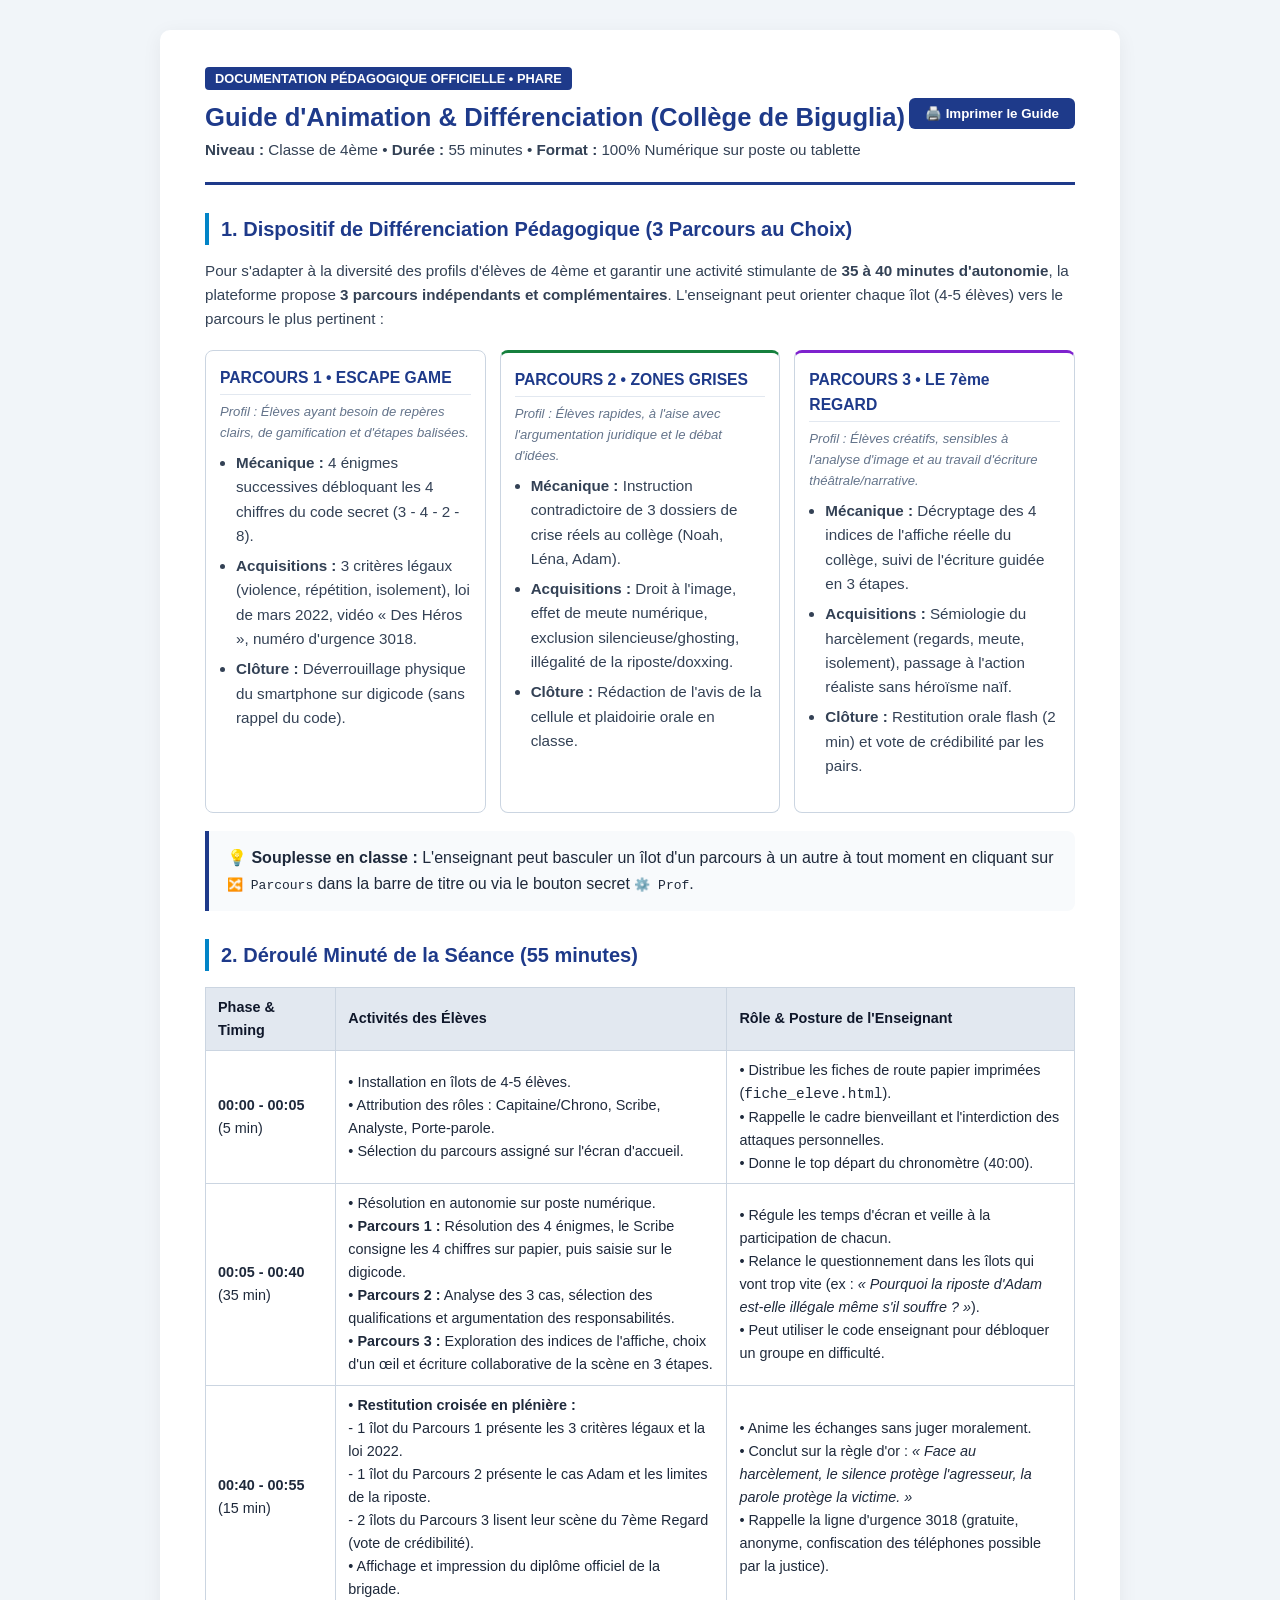
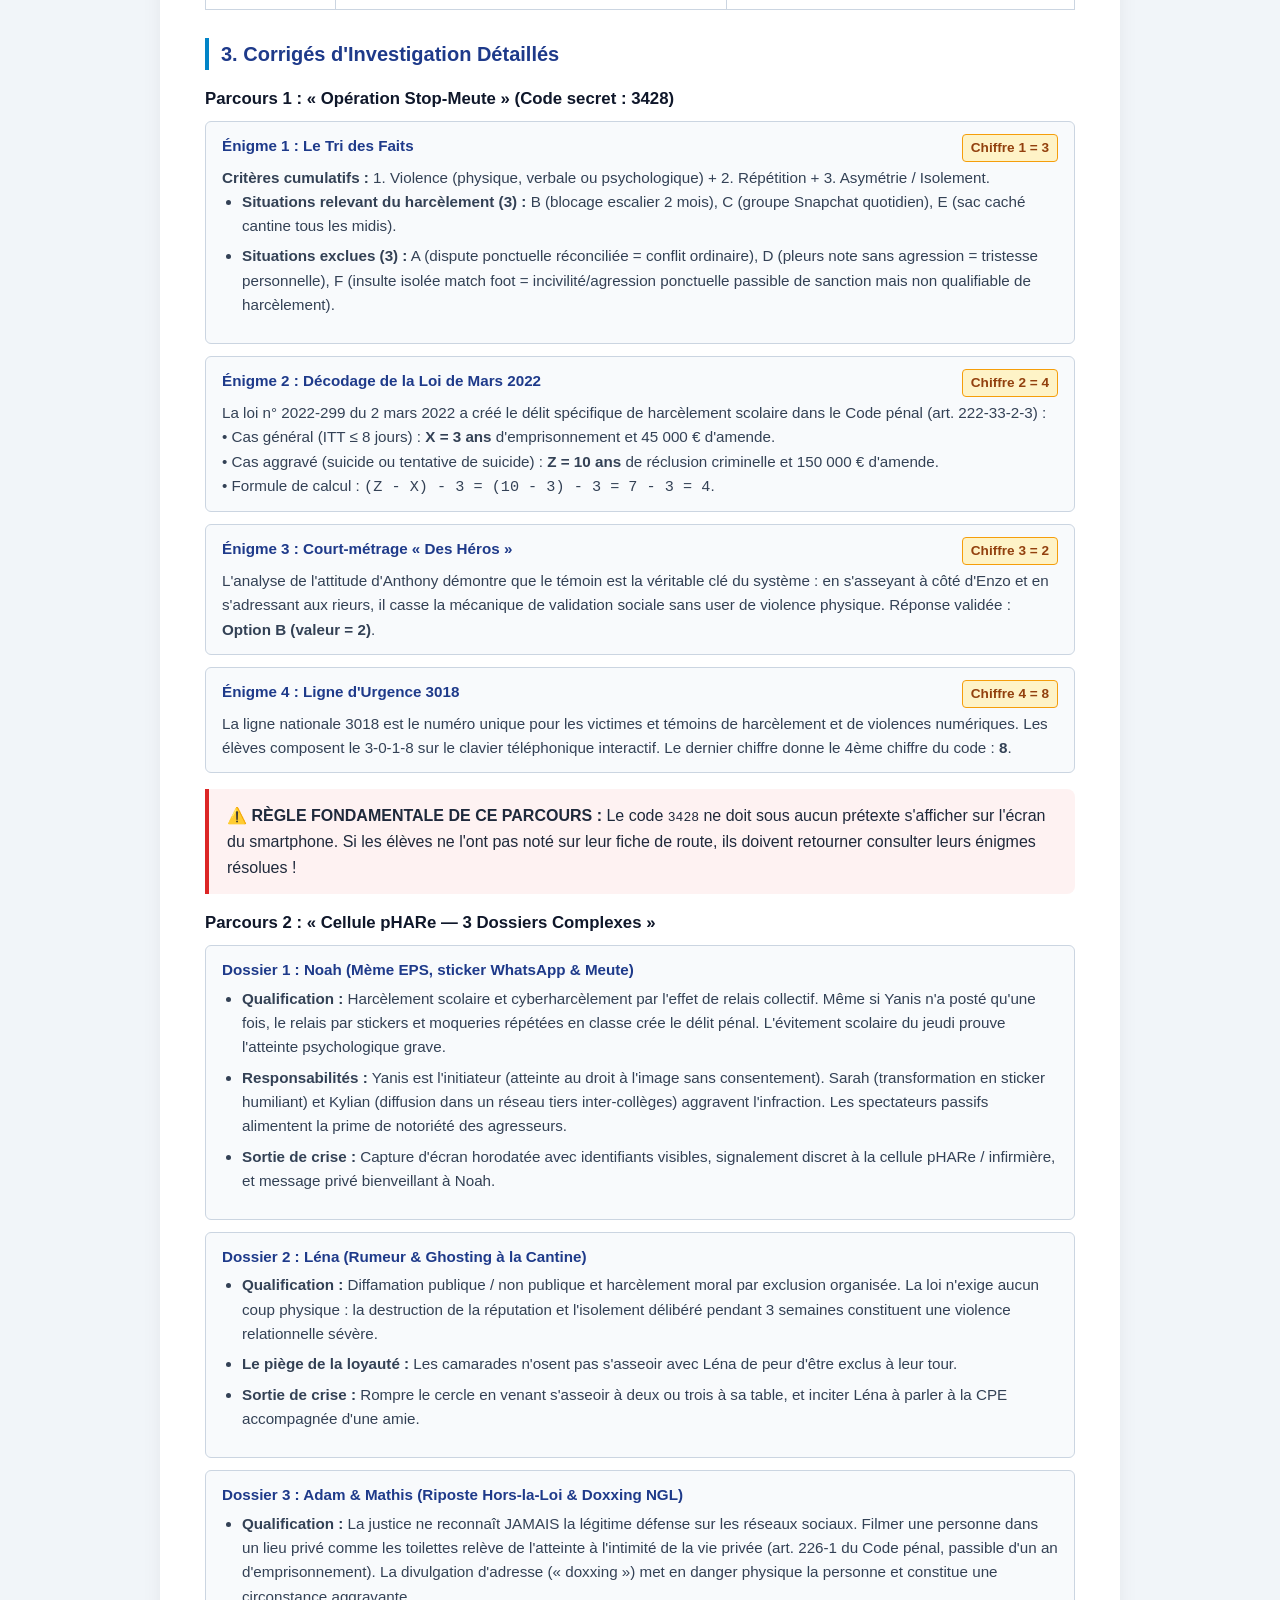
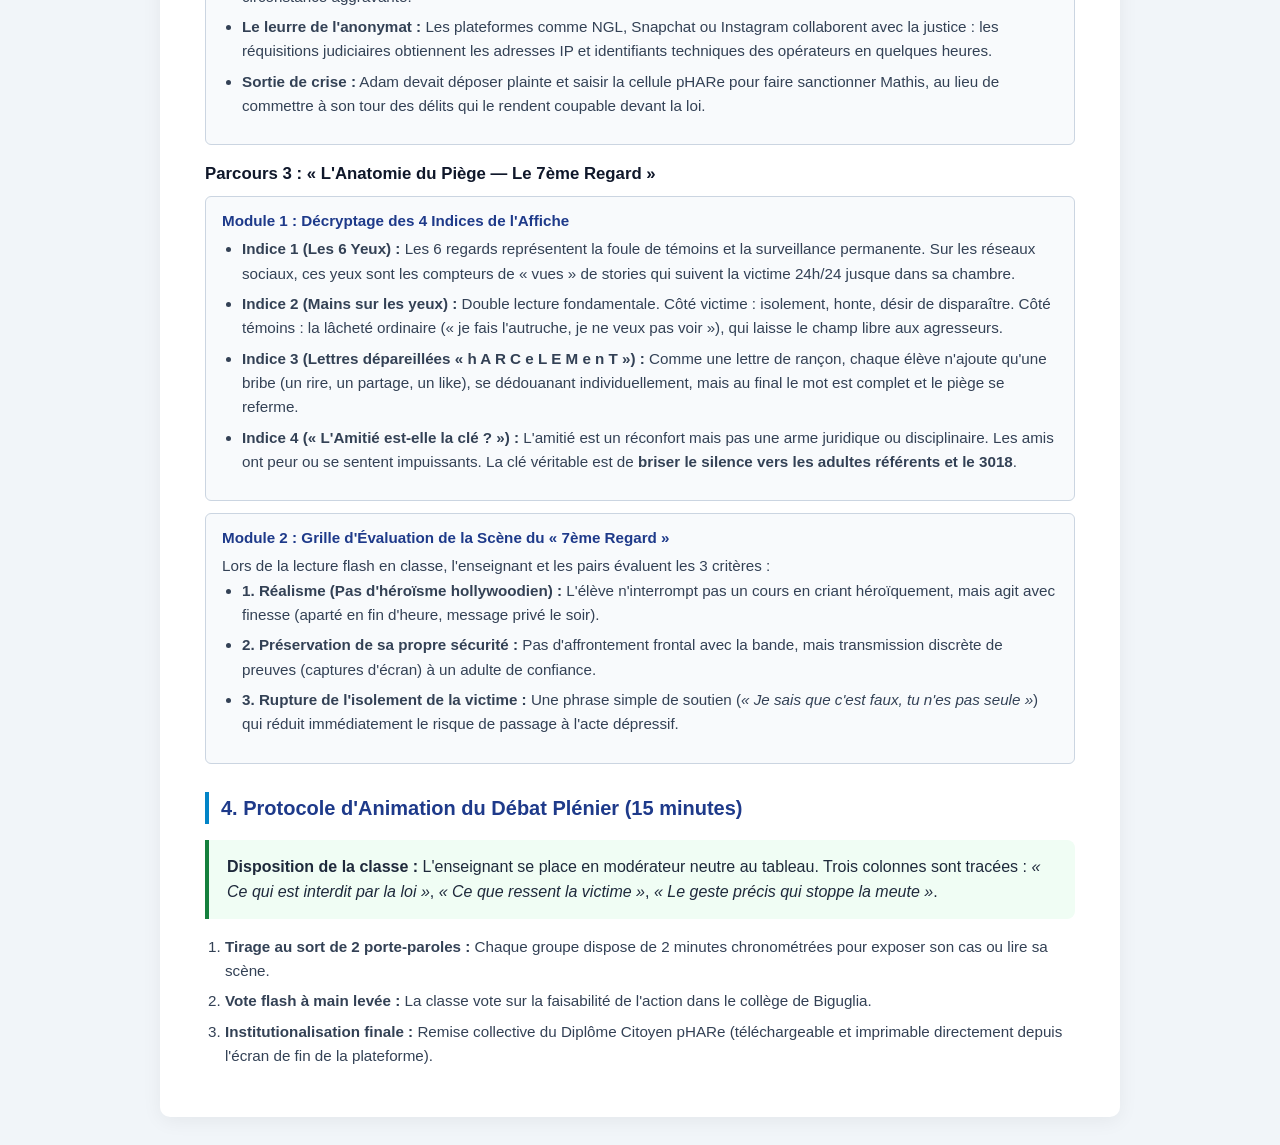
<file: guide_enseignant.html>
<!DOCTYPE html>
<html lang="fr">
<head>
  <meta charset="UTF-8">
  <meta name="viewport" content="width=device-width, initial-scale=1.0">
  <title>Guide Enseignant | Cellule d'Enquête pHARe (Collège de Biguglia - 4ème)</title>
  <style>
    :root {
      --primary: #1e3a8a;
      --secondary: #0284c7;
      --accent-red: #dc2626;
      --accent-green: #15803d;
      --accent-purple: #7e22ce;
      --bg-light: #f8fafc;
      --text: #1e293b;
      --border: #cbd5e1;
    }
    * { box-sizing: border-box; margin: 0; padding: 0; }
    body {
      font-family: -apple-system, BlinkMacSystemFont, "Segoe UI", Roboto, Helvetica, Arial, sans-serif;
      color: var(--text);
      background: #f1f5f9;
      line-height: 1.6;
      padding: 30px 20px;
    }
    .container {
      max-width: 960px;
      margin: 0 auto;
      background: #fff;
      padding: 35px 45px;
      border-radius: 10px;
      box-shadow: 0 4px 20px rgba(0,0,0,0.06);
    }
    header {
      border-bottom: 3px solid var(--primary);
      padding-bottom: 20px;
      margin-bottom: 25px;
      display: flex;
      justify-content: space-between;
      align-items: center;
    }
    .badge-top {
      background: var(--primary);
      color: #fff;
      padding: 4px 10px;
      border-radius: 4px;
      font-size: 0.8rem;
      font-weight: 700;
      text-transform: uppercase;
    }
    h1 {
      font-size: 1.6rem;
      color: var(--primary);
      margin-top: 6px;
    }
    h2 {
      font-size: 1.25rem;
      color: var(--primary);
      border-left: 4px solid var(--secondary);
      padding-left: 12px;
      margin: 28px 0 14px 0;
    }
    h3 {
      font-size: 1.05rem;
      color: #0f172a;
      margin: 16px 0 8px 0;
    }
    p, li {
      font-size: 0.95rem;
      color: #334155;
    }
    ul, ol {
      margin-left: 20px;
      margin-bottom: 14px;
    }
    li { margin-bottom: 6px; }

    .callout {
      background: var(--bg-light);
      border-left: 4px solid var(--primary);
      padding: 14px 18px;
      border-radius: 0 8px 8px 0;
      margin: 16px 0;
    }
    .callout.green {
      border-left-color: var(--accent-green);
      background: #f0fdf4;
    }
    .callout.purple {
      border-left-color: var(--accent-purple);
      background: #faf5ff;
    }
    .callout.red {
      border-left-color: var(--accent-red);
      background: #fef2f2;
    }

    .tracks-grid {
      display: grid;
      grid-template-columns: 1fr 1fr 1fr;
      gap: 14px;
      margin: 18px 0;
    }
    .track-box {
      border: 1px solid #cbd5e1;
      border-radius: 8px;
      padding: 14px;
      background: #ffffff;
      display: flex;
      flex-direction: column;
    }
    .track-box h4 {
      font-size: 0.98rem;
      color: var(--primary);
      margin-bottom: 6px;
      border-bottom: 1px solid #e2e8f0;
      padding-bottom: 4px;
    }
    .track-box .profile {
      font-size: 0.82rem;
      color: #64748b;
      font-style: italic;
      margin-bottom: 8px;
    }
    .track-box ul {
      margin-left: 16px;
      font-size: 0.84rem;
      flex: 1;
    }

    .timing-table {
      width: 100%;
      border-collapse: collapse;
      margin: 16px 0;
      font-size: 0.9rem;
    }
    .timing-table th, .timing-table td {
      border: 1px solid #cbd5e1;
      padding: 8px 12px;
      text-align: left;
    }
    .timing-table th {
      background: #e2e8f0;
      color: #0f172a;
      font-weight: 700;
    }

    .answer-card {
      background: #f8fafc;
      border: 1px solid #cbd5e1;
      border-radius: 6px;
      padding: 12px 16px;
      margin-bottom: 12px;
    }
    .answer-card h4 {
      font-size: 0.95rem;
      color: var(--primary);
      margin-bottom: 4px;
      display: flex;
      justify-content: space-between;
    }
    .badge-code {
      background: #fef3c7;
      color: #92400e;
      border: 1px solid #f59e0b;
      padding: 2px 8px;
      border-radius: 4px;
      font-weight: 800;
      font-size: 0.85rem;
    }

    .print-btn {
      background: var(--primary);
      color: #fff;
      border: none;
      padding: 8px 16px;
      border-radius: 6px;
      font-weight: 700;
      cursor: pointer;
    }

    @media print {
      body { background: #fff; padding: 0; }
      .container { box-shadow: none; padding: 0; width: 100%; max-width: 100%; }
      .no-print { display: none; }
    }
  </style>
</head>
<body>

  <div class="container">
    <header>
      <div>
        <span class="badge-top">Documentation Pédagogique Officielle • pHARe</span>
        <h1>Guide d'Animation & Différenciation (Collège de Biguglia)</h1>
        <p><strong>Niveau :</strong> Classe de 4ème &bull; <strong>Durée :</strong> 55 minutes &bull; <strong>Format :</strong> 100% Numérique sur poste ou tablette</p>
      </div>
      <div class="no-print">
        <button class="print-btn" onclick="window.print()">🖨️ Imprimer le Guide</button>
      </div>
    </header>

    <!-- SECTION 1 : DIFFÉRENCIATION PÉDAGOGIQUE -->
    <h2>1. Dispositif de Différenciation Pédagogique (3 Parcours au Choix)</h2>
    <p>
      Pour s'adapter à la diversité des profils d'élèves de 4ème et garantir une activité stimulante de <strong>35 à 40 minutes d'autonomie</strong>, la plateforme propose <strong>3 parcours indépendants et complémentaires</strong>. 
      L'enseignant peut orienter chaque îlot (4-5 élèves) vers le parcours le plus pertinent :
    </p>

    <div class="tracks-grid">
      <!-- Parcours 1 -->
      <div class="track-box">
        <h4>PARCOURS 1 • ESCAPE GAME</h4>
        <div class="profile">Profil : Élèves ayant besoin de repères clairs, de gamification et d'étapes balisées.</div>
        <ul>
          <li><strong>Mécanique :</strong> 4 énigmes successives débloquant les 4 chiffres du code secret (3 - 4 - 2 - 8).</li>
          <li><strong>Acquisitions :</strong> 3 critères légaux (violence, répétition, isolement), loi de mars 2022, vidéo « Des Héros », numéro d'urgence 3018.</li>
          <li><strong>Clôture :</strong> Déverrouillage physique du smartphone sur digicode (sans rappel du code).</li>
        </ul>
      </div>

      <!-- Parcours 2 -->
      <div class="track-box" style="border-top: 3px solid var(--accent-green);">
        <h4>PARCOURS 2 • ZONES GRISES</h4>
        <div class="profile">Profil : Élèves rapides, à l'aise avec l'argumentation juridique et le débat d'idées.</div>
        <ul>
          <li><strong>Mécanique :</strong> Instruction contradictoire de 3 dossiers de crise réels au collège (Noah, Léna, Adam).</li>
          <li><strong>Acquisitions :</strong> Droit à l'image, effet de meute numérique, exclusion silencieuse/ghosting, illégalité de la riposte/doxxing.</li>
          <li><strong>Clôture :</strong> Rédaction de l'avis de la cellule et plaidoirie orale en classe.</li>
        </ul>
      </div>

      <!-- Parcours 3 -->
      <div class="track-box" style="border-top: 3px solid var(--accent-purple);">
        <h4>PARCOURS 3 • LE 7ème REGARD</h4>
        <div class="profile">Profil : Élèves créatifs, sensibles à l'analyse d'image et au travail d'écriture théâtrale/narrative.</div>
        <ul>
          <li><strong>Mécanique :</strong> Décryptage des 4 indices de l'affiche réelle du collège, suivi de l'écriture guidée en 3 étapes.</li>
          <li><strong>Acquisitions :</strong> Sémiologie du harcèlement (regards, meute, isolement), passage à l'action réaliste sans héroïsme naïf.</li>
          <li><strong>Clôture :</strong> Restitution orale flash (2 min) et vote de crédibilité par les pairs.</li>
        </ul>
      </div>
    </div>

    <div class="callout">
      <strong>💡 Souplesse en classe :</strong> L'enseignant peut basculer un îlot d'un parcours à un autre à tout moment en cliquant sur <code>🔀 Parcours</code> dans la barre de titre ou via le bouton secret <code>⚙️ Prof</code>.
    </div>

    <!-- SECTION 2 : DÉROULÉ MINUTÉ -->
    <h2>2. Déroulé Minuté de la Séance (55 minutes)</h2>
    <table class="timing-table">
      <tr>
        <th style="width: 15%;">Phase & Timing</th>
        <th style="width: 45%;">Activités des Élèves</th>
        <th style="width: 40%;">Rôle & Posture de l'Enseignant</th>
      </tr>
      <tr>
        <td><strong>00:00 - 00:05</strong><br>(5 min)</td>
        <td>
          • Installation en îlots de 4-5 élèves.<br>
          • Attribution des rôles : Capitaine/Chrono, Scribe, Analyste, Porte-parole.<br>
          • Sélection du parcours assigné sur l'écran d'accueil.
        </td>
        <td>
          • Distribue les fiches de route papier imprimées (<code>fiche_eleve.html</code>).<br>
          • Rappelle le cadre bienveillant et l'interdiction des attaques personnelles.<br>
          • Donne le top départ du chronomètre (40:00).
        </td>
      </tr>
      <tr>
        <td><strong>00:05 - 00:40</strong><br>(35 min)</td>
        <td>
          • Résolution en autonomie sur poste numérique.<br>
          • <strong>Parcours 1 :</strong> Résolution des 4 énigmes, le Scribe consigne les 4 chiffres sur papier, puis saisie sur le digicode.<br>
          • <strong>Parcours 2 :</strong> Analyse des 3 cas, sélection des qualifications et argumentation des responsabilités.<br>
          • <strong>Parcours 3 :</strong> Exploration des indices de l'affiche, choix d'un œil et écriture collaborative de la scène en 3 étapes.
        </td>
        <td>
          • Régule les temps d'écran et veille à la participation de chacun.<br>
          • Relance le questionnement dans les îlots qui vont trop vite (ex : <em>« Pourquoi la riposte d'Adam est-elle illégale même s'il souffre ? »</em>).<br>
          • Peut utiliser le code enseignant pour débloquer un groupe en difficulté.
        </td>
      </tr>
      <tr>
        <td><strong>00:40 - 00:55</strong><br>(15 min)</td>
        <td>
          • <strong>Restitution croisée en plénière :</strong><br>
          - 1 îlot du Parcours 1 présente les 3 critères légaux et la loi 2022.<br>
          - 1 îlot du Parcours 2 présente le cas Adam et les limites de la riposte.<br>
          - 2 îlots du Parcours 3 lisent leur scène du 7ème Regard (vote de crédibilité).<br>
          • Affichage et impression du diplôme officiel de la brigade.
        </td>
        <td>
          • Anime les échanges sans juger moralement.<br>
          • Conclut sur la règle d'or : <em>« Face au harcèlement, le silence protège l'agresseur, la parole protège la victime. »</em><br>
          • Rappelle la ligne d'urgence 3018 (gratuite, anonyme, confiscation des téléphones possible par la justice).
        </td>
      </tr>
    </table>

    <!-- SECTION 3 : CORRIGÉS & SOLUTIONS -->
    <h2>3. Corrigés d'Investigation Détaillés</h2>

    <!-- Corrigé Parcours 1 -->
    <h3>Parcours 1 : « Opération Stop-Meute » (Code secret : 3428)</h3>

    <div class="answer-card">
      <h4>
        <span>Énigme 1 : Le Tri des Faits</span>
        <span class="badge-code">Chiffre 1 = 3</span>
      </h4>
      <p><strong>Critères cumulatifs :</strong> 1. Violence (physique, verbale ou psychologique) + 2. Répétition + 3. Asymétrie / Isolement.</p>
      <ul>
        <li><strong>Situations relevant du harcèlement (3) :</strong> B (blocage escalier 2 mois), C (groupe Snapchat quotidien), E (sac caché cantine tous les midis).</li>
        <li><strong>Situations exclues (3) :</strong> A (dispute ponctuelle réconciliée = conflit ordinaire), D (pleurs note sans agression = tristesse personnelle), F (insulte isolée match foot = incivilité/agression ponctuelle passible de sanction mais non qualifiable de harcèlement).</li>
      </ul>
    </div>

    <div class="answer-card">
      <h4>
        <span>Énigme 2 : Décodage de la Loi de Mars 2022</span>
        <span class="badge-code">Chiffre 2 = 4</span>
      </h4>
      <p>
        La loi n° 2022-299 du 2 mars 2022 a créé le délit spécifique de harcèlement scolaire dans le Code pénal (art. 222-33-2-3) :<br>
        • Cas général (ITT &le; 8 jours) : <strong>X = 3 ans</strong> d'emprisonnement et 45 000 € d'amende.<br>
        • Cas aggravé (suicide ou tentative de suicide) : <strong>Z = 10 ans</strong> de réclusion criminelle et 150 000 € d'amende.<br>
        • Formule de calcul : <code>(Z - X) - 3 = (10 - 3) - 3 = 7 - 3 = 4</code>.
      </p>
    </div>

    <div class="answer-card">
      <h4>
        <span>Énigme 3 : Court-métrage « Des Héros »</span>
        <span class="badge-code">Chiffre 3 = 2</span>
      </h4>
      <p>
        L'analyse de l'attitude d'Anthony démontre que le témoin est la véritable clé du système : en s'asseyant à côté d'Enzo et en s'adressant aux rieurs, il casse la mécanique de validation sociale sans user de violence physique. Réponse validée : <strong>Option B (valeur = 2)</strong>.
      </p>
    </div>

    <div class="answer-card">
      <h4>
        <span>Énigme 4 : Ligne d'Urgence 3018</span>
        <span class="badge-code">Chiffre 4 = 8</span>
      </h4>
      <p>
        La ligne nationale 3018 est le numéro unique pour les victimes et témoins de harcèlement et de violences numériques. Les élèves composent le 3-0-1-8 sur le clavier téléphonique interactif. Le dernier chiffre donne le 4ème chiffre du code : <strong>8</strong>.
      </p>
    </div>

    <div class="callout red">
      <strong>⚠️ RÈGLE FONDAMENTALE DE CE PARCOURS :</strong> Le code <code>3428</code> ne doit sous aucun prétexte s'afficher sur l'écran du smartphone. Si les élèves ne l'ont pas noté sur leur fiche de route, ils doivent retourner consulter leurs énigmes résolues !
    </div>

    <!-- Corrigé Parcours 2 -->
    <h3>Parcours 2 : « Cellule pHARe — 3 Dossiers Complexes »</h3>

    <div class="answer-card">
      <h4>Dossier 1 : Noah (Mème EPS, sticker WhatsApp & Meute)</h4>
      <ul>
        <li><strong>Qualification :</strong> Harcèlement scolaire et cyberharcèlement par l'effet de relais collectif. Même si Yanis n'a posté qu'une fois, le relais par stickers et moqueries répétées en classe crée le délit pénal. L'évitement scolaire du jeudi prouve l'atteinte psychologique grave.</li>
        <li><strong>Responsabilités :</strong> Yanis est l'initiateur (atteinte au droit à l'image sans consentement). Sarah (transformation en sticker humiliant) et Kylian (diffusion dans un réseau tiers inter-collèges) aggravent l'infraction. Les spectateurs passifs alimentent la prime de notoriété des agresseurs.</li>
        <li><strong>Sortie de crise :</strong> Capture d'écran horodatée avec identifiants visibles, signalement discret à la cellule pHARe / infirmière, et message privé bienveillant à Noah.</li>
      </ul>
    </div>

    <div class="answer-card">
      <h4>Dossier 2 : Léna (Rumeur & Ghosting à la Cantine)</h4>
      <ul>
        <li><strong>Qualification :</strong> Diffamation publique / non publique et harcèlement moral par exclusion organisée. La loi n'exige aucun coup physique : la destruction de la réputation et l'isolement délibéré pendant 3 semaines constituent une violence relationnelle sévère.</li>
        <li><strong>Le piège de la loyauté :</strong> Les camarades n'osent pas s'asseoir avec Léna de peur d'être exclus à leur tour.</li>
        <li><strong>Sortie de crise :</strong> Rompre le cercle en venant s'asseoir à deux ou trois à sa table, et inciter Léna à parler à la CPE accompagnée d'une amie.</li>
      </ul>
    </div>

    <div class="answer-card">
      <h4>Dossier 3 : Adam & Mathis (Riposte Hors-la-Loi & Doxxing NGL)</h4>
      <ul>
        <li><strong>Qualification :</strong> La justice ne reconnaît JAMAIS la légitime défense sur les réseaux sociaux. Filmer une personne dans un lieu privé comme les toilettes relève de l'atteinte à l'intimité de la vie privée (art. 226-1 du Code pénal, passible d'un an d'emprisonnement). La divulgation d'adresse (« doxxing ») met en danger physique la personne et constitue une circonstance aggravante.</li>
        <li><strong>Le leurre de l'anonymat :</strong> Les plateformes comme NGL, Snapchat ou Instagram collaborent avec la justice : les réquisitions judiciaires obtiennent les adresses IP et identifiants techniques des opérateurs en quelques heures.</li>
        <li><strong>Sortie de crise :</strong> Adam devait déposer plainte et saisir la cellule pHARe pour faire sanctionner Mathis, au lieu de commettre à son tour des délits qui le rendent coupable devant la loi.</li>
      </ul>
    </div>

    <!-- Corrigé Parcours 3 -->
    <h3>Parcours 3 : « L'Anatomie du Piège — Le 7ème Regard »</h3>

    <div class="answer-card">
      <h4>Module 1 : Décryptage des 4 Indices de l'Affiche</h4>
      <ul>
        <li><strong>Indice 1 (Les 6 Yeux) :</strong> Les 6 regards représentent la foule de témoins et la surveillance permanente. Sur les réseaux sociaux, ces yeux sont les compteurs de « vues » de stories qui suivent la victime 24h/24 jusque dans sa chambre.</li>
        <li><strong>Indice 2 (Mains sur les yeux) :</strong> Double lecture fondamentale. Côté victime : isolement, honte, désir de disparaître. Côté témoins : la lâcheté ordinaire (« je fais l'autruche, je ne veux pas voir »), qui laisse le champ libre aux agresseurs.</li>
        <li><strong>Indice 3 (Lettres dépareillées « h A R C e L E M e n T ») :</strong> Comme une lettre de rançon, chaque élève n'ajoute qu'une bribe (un rire, un partage, un like), se dédouanant individuellement, mais au final le mot est complet et le piège se referme.</li>
        <li><strong>Indice 4 (« L'Amitié est-elle la clé ? ») :</strong> L'amitié est un réconfort mais pas une arme juridique ou disciplinaire. Les amis ont peur ou se sentent impuissants. La clé véritable est de <strong>briser le silence vers les adultes référents et le 3018</strong>.</li>
      </ul>
    </div>

    <div class="answer-card">
      <h4>Module 2 : Grille d'Évaluation de la Scène du « 7ème Regard »</h4>
      <p>Lors de la lecture flash en classe, l'enseignant et les pairs évaluent les 3 critères :</p>
      <ul>
        <li><strong>1. Réalisme (Pas d'héroïsme hollywoodien) :</strong> L'élève n'interrompt pas un cours en criant héroïquement, mais agit avec finesse (aparté en fin d'heure, message privé le soir).</li>
        <li><strong>2. Préservation de sa propre sécurité :</strong> Pas d'affrontement frontal avec la bande, mais transmission discrète de preuves (captures d'écran) à un adulte de confiance.</li>
        <li><strong>3. Rupture de l'isolement de la victime :</strong> Une phrase simple de soutien (<em>« Je sais que c'est faux, tu n'es pas seule »</em>) qui réduit immédiatement le risque de passage à l'acte dépressif.</li>
      </ul>
    </div>

    <!-- SECTION 4 : PROTOCOLE D'ANIMATION DU DÉBAT -->
    <h2>4. Protocole d'Animation du Débat Plénier (15 minutes)</h2>
    <div class="callout green">
      <strong>Disposition de la classe :</strong> L'enseignant se place en modérateur neutre au tableau. Trois colonnes sont tracées : <em>« Ce qui est interdit par la loi »</em>, <em>« Ce que ressent la victime »</em>, <em>« Le geste précis qui stoppe la meute »</em>.
    </div>

    <ol>
      <li><strong>Tirage au sort de 2 porte-paroles :</strong> Chaque groupe dispose de 2 minutes chronométrées pour exposer son cas ou lire sa scène.</li>
      <li><strong>Vote flash à main levée :</strong> La classe vote sur la faisabilité de l'action dans le collège de Biguglia.</li>
      <li><strong>Institutionalisation finale :</strong> Remise collective du Diplôme Citoyen pHARe (téléchargeable et imprimable directement depuis l'écran de fin de la plateforme).</li>
    </ol>
  </div>

</body>
</html>
</file>
<file: style.css>
/* ==========================================================================
   STYLE.CSS - PLATEFORME DIFFÉRENCIÉE pHARe (COLLÈGE DE BIGUGLIA - 4ème)
   ========================================================================== */

:root {
  --bg-dark: #0f172a;
  --bg-card: #1e293b;
  --bg-card-hover: #334155;
  --text-primary: #f8fafc;
  --text-secondary: #94a3b8;
  --accent-cyan: #06b6d4;
  --accent-blue: #3b82f6;
  --accent-red: #ef4444;
  --accent-green: #10b981;
  --accent-amber: #f59e0b;
  --accent-purple: #8b5cf6;
  --border-color: #334155;
  --font-main: -apple-system, BlinkMacSystemFont, "Segoe UI", Roboto, Helvetica, Arial, sans-serif;
  --shadow-lg: 0 10px 25px -5px rgba(0, 0, 0, 0.5), 0 8px 10px -6px rgba(0, 0, 0, 0.4);
}

* {
  box-sizing: border-box;
  margin: 0;
  padding: 0;
}

body {
  font-family: var(--font-main);
  background-color: var(--bg-dark);
  color: var(--text-primary);
  min-height: 100vh;
  display: flex;
  flex-direction: column;
  line-height: 1.5;
  overflow-x: hidden;
}

/* ==========================================================================
   HEADER / MISSION BAR
   ========================================================================== */
#mission-bar {
  background: rgba(15, 23, 42, 0.96);
  backdrop-filter: blur(10px);
  border-bottom: 2px solid var(--border-color);
  padding: 12px 24px;
  display: flex;
  align-items: center;
  justify-content: space-between;
  position: sticky;
  top: 0;
  z-index: 50;
  gap: 15px;
}

.header-left {
  display: flex;
  align-items: center;
  gap: 15px;
}

.logo-badge {
  display: flex;
  align-items: center;
  gap: 10px;
}

.logo-badge .icon {
  font-size: 1.6rem;
}

.logo-badge .title {
  display: block;
  font-weight: 900;
  font-size: 1.15rem;
  letter-spacing: 0.5px;
  color: #fff;
}

.logo-badge .subtitle-badge {
  display: block;
  font-size: 0.7rem;
  color: var(--accent-cyan);
  font-weight: 700;
  text-transform: uppercase;
  letter-spacing: 0.5px;
}

.team-tag {
  background: var(--bg-card);
  border: 1px solid var(--border-color);
  padding: 6px 14px;
  border-radius: 20px;
  font-size: 0.85rem;
  font-weight: 600;
  color: var(--text-secondary);
}

.timer-container {
  display: flex;
  align-items: center;
  gap: 10px;
  background: rgba(239, 68, 68, 0.15);
  border: 2px solid var(--accent-red);
  padding: 6px 18px;
  border-radius: 30px;
  box-shadow: 0 0 15px rgba(239, 68, 68, 0.3);
  transition: all 0.3s;
}

.timer-container.warning {
  animation: pulse-red 1s infinite alternate;
}

@keyframes pulse-red {
  from { box-shadow: 0 0 10px rgba(239, 68, 68, 0.4); }
  to { box-shadow: 0 0 25px rgba(239, 68, 68, 0.9); transform: scale(1.02); }
}

.timer-icon {
  font-size: 1.3rem;
}

.timer-label {
  font-size: 0.75rem;
  font-weight: 700;
  color: #fca5a5;
  letter-spacing: 0.5px;
}

.timer-display {
  font-family: "Courier New", Courier, monospace;
  font-size: 1.6rem;
  font-weight: 900;
  color: #ffffff;
  letter-spacing: 2px;
}

.header-right {
  display: flex;
  align-items: center;
  gap: 8px;
}

.btn-icon {
  background: var(--bg-card);
  color: var(--text-primary);
  border: 1px solid var(--border-color);
  padding: 8px 12px;
  border-radius: 8px;
  cursor: pointer;
  font-size: 0.85rem;
  font-weight: 600;
  display: inline-flex;
  align-items: center;
  gap: 5px;
  text-decoration: none;
  transition: background 0.2s, border-color 0.2s;
}

.btn-icon:hover {
  background: var(--bg-card-hover);
  border-color: var(--accent-cyan);
}

/* ==========================================================================
   PROGRESSION TRACK
   ========================================================================== */
#code-status-bar {
  background: #111827;
  border-bottom: 1px solid var(--border-color);
  padding: 10px 24px;
}

.code-status-wrapper {
  display: flex;
  align-items: center;
  justify-content: space-between;
  gap: 20px;
  flex-wrap: wrap;
  margin-bottom: 8px;
}

.mission-status-track {
  display: flex;
  align-items: center;
  gap: 12px;
  flex-wrap: wrap;
}

.status-legend {
  font-size: 0.8rem;
  font-weight: 800;
  color: var(--text-secondary);
  letter-spacing: 0.5px;
}

.step-badges {
  display: flex;
  gap: 8px;
  flex-wrap: wrap;
}

.step-badge {
  display: flex;
  align-items: center;
  gap: 6px;
  background: var(--bg-card);
  border: 1px solid var(--border-color);
  padding: 6px 10px;
  border-radius: 8px;
  font-size: 0.78rem;
  color: var(--text-secondary);
  transition: all 0.3s;
}

.step-icon {
  font-weight: 900;
  color: var(--accent-cyan);
}

.step-label {
  font-weight: 600;
}

.step-check {
  font-size: 0.85rem;
}

.step-badge.completed {
  background: rgba(16, 185, 129, 0.15);
  border-color: var(--accent-green);
  color: #6ee7b7;
}

.step-badge.completed .step-icon {
  color: var(--accent-green);
}

.btn-pulse {
  background: linear-gradient(135deg, var(--accent-blue), var(--accent-cyan));
  color: #fff;
  border: none;
  padding: 8px 18px;
  border-radius: 8px;
  font-weight: 700;
  font-size: 0.9rem;
  cursor: pointer;
  transition: opacity 0.3s, transform 0.2s;
}

.btn-pulse:disabled {
  opacity: 0.4;
  cursor: not-allowed;
  filter: grayscale(0.8);
}

.btn-pulse:not(:disabled) {
  animation: pulse-btn 1.5s infinite;
}

@keyframes pulse-btn {
  0% { box-shadow: 0 0 0 0 rgba(6, 182, 212, 0.7); }
  70% { box-shadow: 0 0 0 12px rgba(6, 182, 212, 0); }
  100% { box-shadow: 0 0 0 0 rgba(6, 182, 212, 0); }
}

.threat-progress-bar {
  max-width: 950px;
  margin: 0 auto;
}

.threat-label {
  display: flex;
  justify-content: space-between;
  font-size: 0.75rem;
  font-weight: 700;
  color: #f87171;
  margin-bottom: 4px;
}

.threat-label code {
  color: #fecaca;
  background: rgba(0, 0, 0, 0.4);
  padding: 1px 6px;
  border-radius: 4px;
}

.progress-track {
  width: 100%;
  height: 8px;
  background: #374151;
  border-radius: 4px;
  overflow: hidden;
}

.progress-fill {
  height: 100%;
  background: linear-gradient(90deg, #f59e0b, #ef4444);
  transition: width 0.5s ease;
}

/* ==========================================================================
   SCREENS
   ========================================================================== */
.screen-view {
  display: none;
  flex: 1;
}

.screen-view.active {
  display: block;
}

/* ==========================================================================
   INTRO SCREEN & SÉLECTION DES 3 PARCOURS (DIFFÉRENCIATION)
   ========================================================================== */
#screen-intro {
  padding: 30px 20px;
}

.intro-card {
  max-width: 1050px;
  margin: 0 auto;
  background: var(--bg-card);
  border: 1px solid var(--border-color);
  border-radius: 16px;
  box-shadow: var(--shadow-lg);
  overflow: hidden;
}

.terminal-header {
  background: #0f172a;
  padding: 10px 16px;
  display: flex;
  align-items: center;
  gap: 12px;
  border-bottom: 1px solid var(--border-color);
}

.dots {
  display: flex;
  gap: 6px;
}

.dots span {
  width: 10px;
  height: 10px;
  border-radius: 50%;
  background: #475569;
}

.dots span:nth-child(1) { background: #ef4444; }
.dots span:nth-child(2) { background: #f59e0b; }
.dots span:nth-child(3) { background: #10b981; }

.terminal-title {
  font-family: monospace;
  font-size: 0.8rem;
  color: var(--accent-cyan);
}

.intro-body {
  padding: 30px;
}

.alert-banner {
  display: flex;
  gap: 16px;
  align-items: center;
  background: rgba(239, 68, 68, 0.12);
  border: 1px solid rgba(239, 68, 68, 0.3);
  padding: 16px 20px;
  border-radius: 12px;
  margin-bottom: 24px;
}

.alert-icon {
  font-size: 2.2rem;
}

.alert-banner h2 {
  font-size: 1.45rem;
  color: #fca5a5;
  letter-spacing: 0.5px;
}

.alert-banner .subtitle {
  color: var(--text-secondary);
  font-size: 0.9rem;
}

.mission-briefing {
  background: rgba(15, 23, 42, 0.6);
  border-left: 4px solid var(--accent-cyan);
  padding: 16px 20px;
  border-radius: 0 10px 10px 0;
  margin-bottom: 24px;
  line-height: 1.7;
}

/* GRILLE DE SÉLECTION DES 3 PARCOURS */
.track-selection-grid {
  display: grid;
  grid-template-columns: repeat(auto-fit, minmax(300px, 1fr));
  gap: 20px;
  margin-bottom: 24px;
}

.track-card {
  background: #0f172a;
  border: 2px solid var(--border-color);
  border-radius: 12px;
  padding: 20px;
  display: flex;
  flex-direction: column;
  transition: all 0.25s ease;
  position: relative;
}

.track-card:hover {
  transform: translateY(-3px);
  border-color: #64748b;
}

.track-card.active-selected {
  border-color: var(--accent-cyan);
  background: #111d38;
  box-shadow: 0 0 20px rgba(6, 182, 212, 0.25);
}

.track-card.highlighted {
  border-color: var(--accent-amber);
}

.track-badge {
  display: inline-block;
  align-self: flex-start;
  font-size: 0.72rem;
  font-weight: 800;
  padding: 3px 8px;
  border-radius: 4px;
  background: #1e293b;
  color: var(--accent-cyan);
  margin-bottom: 10px;
}

.track-badge.pulse {
  background: rgba(245, 158, 11, 0.2);
  color: #fde68a;
  border: 1px solid var(--accent-amber);
}

.track-card h3 {
  font-size: 1.15rem;
  color: #fff;
  margin-bottom: 8px;
}

.track-desc {
  font-size: 0.88rem;
  color: var(--text-secondary);
  line-height: 1.5;
  margin-bottom: 16px;
  flex: 1;
}

.track-tags {
  display: flex;
  gap: 6px;
  flex-wrap: wrap;
  margin-bottom: 16px;
}

.track-tags span {
  font-size: 0.72rem;
  background: #1e293b;
  color: #cbd5e1;
  padding: 2px 8px;
  border-radius: 4px;
}

.btn-select-track {
  width: 100%;
  background: #1e293b;
  border: 1px solid var(--border-color);
  color: #fff;
  padding: 10px;
  border-radius: 8px;
  font-weight: 700;
  font-size: 0.9rem;
  cursor: pointer;
  transition: all 0.2s;
}

.btn-select-track:hover {
  background: #334155;
  border-color: var(--accent-cyan);
}

.track-card.active-selected .btn-select-track {
  background: var(--accent-cyan);
  color: #0f172a;
  border-color: var(--accent-cyan);
}

.btn-highlight {
  background: rgba(245, 158, 11, 0.15);
  border-color: var(--accent-amber);
  color: #fde68a;
}

.selected-track-display {
  background: #111d38;
  border: 1px dashed var(--accent-cyan);
  border-radius: 8px;
  padding: 10px 14px;
  font-size: 0.9rem;
  margin-bottom: 16px;
}

.selected-track-display strong {
  color: var(--accent-cyan);
}

.intro-form {
  background: #0f172a;
  padding: 20px;
  border-radius: 12px;
  border: 1px solid var(--border-color);
}

.input-group label {
  display: block;
  font-weight: 600;
  margin-bottom: 8px;
  color: var(--text-primary);
}

.input-group input {
  width: 100%;
  padding: 12px 16px;
  background: var(--bg-card);
  border: 2px solid var(--border-color);
  border-radius: 8px;
  color: #fff;
  font-size: 1rem;
  margin-bottom: 16px;
  outline: none;
}

.input-group input:focus {
  border-color: var(--accent-cyan);
}

.intro-actions {
  display: flex;
  gap: 15px;
}

.btn-primary {
  background: linear-gradient(135deg, #2563eb, #0284c7);
  color: #fff;
  border: none;
  padding: 14px 28px;
  border-radius: 8px;
  font-size: 1.05rem;
  font-weight: 700;
  cursor: pointer;
  box-shadow: 0 4px 15px rgba(37, 99, 235, 0.4);
  transition: transform 0.15s, box-shadow 0.2s, background 0.2s;
}

.btn-primary:hover {
  transform: translateY(-2px);
  box-shadow: 0 6px 20px rgba(37, 99, 235, 0.6);
}

/* ==========================================================================
   GAME HUB (Tabs & Panes)
   ========================================================================== */
#screen-game {
  padding: 24px;
  max-width: 1250px;
  margin: 0 auto;
  width: 100%;
}

.enigmas-nav {
  display: flex;
  gap: 8px;
  overflow-x: auto;
  padding-bottom: 12px;
  margin-bottom: 24px;
  border-bottom: 2px solid var(--border-color);
}

.nav-tab {
  flex: 1;
  min-width: 175px;
  background: var(--bg-card);
  border: 1px solid var(--border-color);
  border-radius: 10px;
  padding: 10px 12px;
  color: var(--text-secondary);
  cursor: pointer;
  text-align: left;
  display: flex;
  flex-direction: column;
  gap: 4px;
  transition: all 0.2s;
}

.nav-tab:hover {
  background: var(--bg-card-hover);
  color: var(--text-primary);
}

.nav-tab.active {
  background: #1e3a8a;
  border-color: var(--accent-cyan);
  color: #fff;
  box-shadow: 0 4px 15px rgba(6, 182, 212, 0.25);
}

.nav-tab.solved {
  border-color: var(--accent-green);
}

.nav-tab.lock-tab {
  background: rgba(239, 68, 68, 0.15);
  border-color: rgba(239, 68, 68, 0.5);
}

.tab-num {
  font-size: 0.72rem;
  text-transform: uppercase;
  font-weight: 800;
  letter-spacing: 0.5px;
  opacity: 0.8;
}

.tab-title {
  font-size: 0.9rem;
  font-weight: 700;
  white-space: nowrap;
  overflow: hidden;
  text-overflow: ellipsis;
}

.badge-status {
  align-self: flex-start;
  font-size: 0.68rem;
  padding: 2px 8px;
  border-radius: 12px;
  background: #334155;
  color: #cbd5e1;
  font-weight: 600;
}

.nav-tab.solved .badge-status {
  background: var(--accent-green);
  color: #064e3b;
}

.enigma-pane {
  display: none;
  background: var(--bg-card);
  border: 1px solid var(--border-color);
  border-radius: 16px;
  padding: 30px;
  box-shadow: var(--shadow-lg);
  animation: fadeIn 0.3s ease;
}

.enigma-pane.active {
  display: block;
}

@keyframes fadeIn {
  from { opacity: 0; transform: translateY(8px); }
  to { opacity: 1; transform: translateY(0); }
}

.pane-header {
  display: flex;
  justify-content: space-between;
  align-items: flex-start;
  margin-bottom: 20px;
  padding-bottom: 16px;
  border-bottom: 1px solid var(--border-color);
  gap: 15px;
}

.pane-tag {
  font-size: 0.8rem;
  color: var(--accent-cyan);
  font-weight: 700;
  text-transform: uppercase;
  letter-spacing: 0.5px;
}

.pane-header h2 {
  font-size: 1.45rem;
  margin-top: 4px;
}

.role-hint-pill {
  background: #0f172a;
  border: 1px solid var(--accent-cyan);
  color: var(--accent-cyan);
  padding: 6px 14px;
  border-radius: 20px;
  font-size: 0.82rem;
  font-weight: 700;
}

.mission-instructions {
  background: rgba(15, 23, 42, 0.7);
  padding: 16px 20px;
  border-radius: 10px;
  margin-bottom: 24px;
  font-size: 0.95rem;
  line-height: 1.6;
}

.rule-reminder {
  margin-top: 10px;
  padding-top: 10px;
  border-top: 1px solid var(--border-color);
  color: var(--accent-amber);
  font-size: 0.9rem;
}

/* ==========================================================================
   PARCOURS 3 : ANATOMIE DU PIÈGE & AFFICHE RÉELLE
   ========================================================================== */
.poster-decoding-layout {
  display: grid;
  grid-template-columns: 1fr 1.2fr;
  gap: 25px;
  margin-bottom: 30px;
  align-items: start;
}

.poster-image-wrapper {
  background: #000;
  border: 3px solid var(--border-color);
  border-radius: 12px;
  padding: 10px;
  box-shadow: 0 15px 30px rgba(0, 0, 0, 0.6);
  text-align: center;
}

.poster-real-img {
  width: 100%;
  height: auto;
  border-radius: 6px;
  display: block;
}

.poster-hotspot-hint {
  font-size: 0.78rem;
  color: var(--accent-cyan);
  margin-top: 10px;
  font-weight: 600;
}

.poster-clues-stack {
  display: flex;
  flex-direction: column;
  gap: 14px;
}

.clue-card {
  background: #0f172a;
  border: 2px solid var(--border-color);
  border-radius: 10px;
  padding: 14px 18px;
  transition: all 0.2s ease;
}

.clue-card:hover {
  border-color: var(--accent-cyan);
}

.clue-tag {
  font-family: monospace;
  font-size: 0.72rem;
  color: var(--accent-amber);
  font-weight: 800;
}

.clue-header h4 {
  font-size: 1.05rem;
  color: #fff;
  margin-top: 2px;
  margin-bottom: 6px;
}

.clue-question {
  font-size: 0.88rem;
  color: #cbd5e1;
  font-style: italic;
  margin-bottom: 8px;
}

.clue-explanation, .clue-reflection-prompt {
  background: rgba(30, 41, 59, 0.6);
  border-left: 3px solid var(--accent-cyan);
  padding: 8px 12px;
  border-radius: 0 6px 6px 0;
  font-size: 0.82rem;
  line-height: 1.5;
  color: #e2e8f0;
}

/* ATELIER D'ÉCRITURE « LE 7ème REGARD » */
.atelier-writing-section {
  background: #0f172a;
  border: 2px solid var(--accent-cyan);
  border-radius: 14px;
  padding: 24px;
}

.section-badge {
  display: inline-block;
  background: var(--accent-cyan);
  color: #0f172a;
  font-size: 0.75rem;
  font-weight: 900;
  padding: 3px 10px;
  border-radius: 4px;
  margin-bottom: 8px;
}

.atelier-header h3 {
  font-size: 1.3rem;
  color: #fff;
  margin-bottom: 6px;
}

.atelier-pitch {
  font-size: 0.9rem;
  color: var(--text-secondary);
  line-height: 1.6;
  margin-bottom: 20px;
}

.select-eye-wrapper label {
  display: block;
  font-weight: 700;
  font-size: 0.9rem;
  color: var(--accent-cyan);
  margin-bottom: 10px;
}

.eyes-picker-grid {
  display: grid;
  grid-template-columns: repeat(auto-fit, minmax(150px, 1fr));
  gap: 10px;
  margin-bottom: 24px;
}

.btn-eye-choice {
  background: #1e293b;
  border: 1px solid var(--border-color);
  color: #cbd5e1;
  padding: 10px 8px;
  border-radius: 8px;
  font-size: 0.8rem;
  font-weight: 700;
  cursor: pointer;
  transition: all 0.2s;
}

.btn-eye-choice:hover {
  background: #334155;
  border-color: var(--accent-cyan);
}

.btn-eye-choice.active {
  background: var(--accent-cyan);
  color: #0f172a;
  border-color: var(--accent-cyan);
  box-shadow: 0 0 15px rgba(6, 182, 212, 0.4);
}

.writing-form-grid {
  display: grid;
  grid-template-columns: 1fr 1fr;
  gap: 18px;
  margin-bottom: 20px;
}

.writing-input-block {
  display: flex;
  flex-direction: column;
}

.writing-input-block.full-width {
  grid-column: span 2;
}

.writing-input-block label {
  font-size: 0.9rem;
  color: #fff;
  margin-bottom: 8px;
}

.sub-lbl {
  display: block;
  font-size: 0.78rem;
  color: var(--text-secondary);
  margin-top: 2px;
}

.writing-input-block textarea {
  width: 100%;
  background: #1e293b;
  border: 2px solid var(--border-color);
  border-radius: 8px;
  padding: 12px;
  color: #fff;
  font-family: inherit;
  font-size: 0.9rem;
  line-height: 1.5;
  outline: none;
  resize: vertical;
}

.writing-input-block textarea:focus {
  border-color: var(--accent-cyan);
}

.atelier-actions-bar {
  text-align: right;
  margin-bottom: 24px;
}

/* APERÇU ET MISE EN FORME DE LA SCÈNE RÉALISTE */
.scene-preview-card {
  background: #ffffff;
  color: #0f172a;
  border-radius: 12px;
  padding: 24px 30px;
  box-shadow: 0 10px 30px rgba(0, 0, 0, 0.6);
  margin-top: 20px;
}

.scene-preview-card.hidden {
  display: none;
}

.scene-card-header {
  border-bottom: 2px solid #1e3a8a;
  padding-bottom: 12px;
  margin-bottom: 16px;
}

.scene-seal {
  font-size: 0.78rem;
  font-weight: 800;
  color: #0284c7;
  letter-spacing: 0.5px;
}

.scene-card-header h3 {
  font-size: 1.4rem;
  color: #1e3a8a;
  margin-top: 2px;
}

#scene-final-meta {
  font-size: 0.85rem;
  color: #64748b;
  font-weight: 600;
}

.scene-card-body {
  font-size: 0.95rem;
  line-height: 1.8;
  color: #1e293b;
  margin-bottom: 20px;
}

.scene-card-body p {
  margin-bottom: 12px;
}

.scene-card-footer {
  display: flex;
  justify-content: space-between;
  align-items: center;
  border-top: 1px solid #cbd5e1;
  padding-top: 14px;
  flex-wrap: wrap;
  gap: 12px;
}

.read-hint {
  font-size: 0.85rem;
  font-weight: 700;
  color: #0284c7;
}

/* ==========================================================================
   CARDS GRID & LEGAL SCROLL (PARCOURS 1)
   ========================================================================== */
.cards-grid {
  display: grid;
  grid-template-columns: repeat(auto-fit, minmax(340px, 1fr));
  gap: 16px;
  margin-bottom: 24px;
}

.fact-card {
  background: #0f172a;
  border: 2px solid var(--border-color);
  border-radius: 12px;
  padding: 16px;
  display: flex;
  flex-direction: column;
  position: relative;
  transition: all 0.2s;
}

.fact-card:hover {
  border-color: #475569;
}

.card-letter {
  font-weight: 800;
  font-size: 0.9rem;
  color: var(--accent-cyan);
  margin-bottom: 4px;
}

.card-source {
  font-size: 0.75rem;
  color: var(--text-secondary);
  font-style: italic;
  margin-bottom: 10px;
}

.card-text {
  font-size: 0.95rem;
  line-height: 1.6;
  margin-bottom: 14px;
}

.card-choices {
  display: flex;
  gap: 8px;
  margin-top: auto;
}

.btn-choice {
  flex: 1;
  background: #1e293b;
  border: 1px solid var(--border-color);
  color: var(--text-secondary);
  padding: 8px 10px;
  border-radius: 6px;
  cursor: pointer;
  font-size: 0.8rem;
  font-weight: 600;
  transition: all 0.15s;
}

.btn-choice:hover {
  background: #334155;
  color: #fff;
}

.btn-choice.selected-harcelement {
  background: rgba(239, 68, 68, 0.25);
  border-color: var(--accent-red);
  color: #fca5a5;
  font-weight: 700;
}

.btn-choice.selected-autre {
  background: rgba(16, 185, 129, 0.25);
  border-color: var(--accent-green);
  color: #6ee7b7;
  font-weight: 700;
}

.card-feedback {
  margin-top: 10px;
  font-size: 0.8rem;
  padding: 8px 10px;
  border-radius: 6px;
  display: none;
  line-height: 1.5;
}

.fact-card.validated-correct {
  border-color: var(--accent-green);
}

.fact-card.validated-wrong {
  border-color: var(--accent-red);
}

.legal-scroll {
  background: #0f172a;
  border: 2px solid var(--border-color);
  border-radius: 12px;
  padding: 24px;
  margin-bottom: 24px;
}

.law-title {
  font-family: monospace;
  color: var(--accent-cyan);
  font-size: 0.85rem;
  font-weight: 700;
  letter-spacing: 1px;
  margin-bottom: 16px;
}

.law-sentence {
  font-size: 1.05rem;
  line-height: 1.8;
  margin-bottom: 16px;
}

.law-sentence.highlight {
  background: rgba(239, 68, 68, 0.08);
  border-left: 3px solid var(--accent-red);
  padding: 12px 16px;
  border-radius: 0 8px 8px 0;
  margin-bottom: 0;
}

.law-select {
  background: #1e293b;
  border: 2px solid var(--accent-cyan);
  color: #fff;
  font-size: 1.05rem;
  font-weight: 700;
  padding: 4px 10px;
  border-radius: 6px;
  margin: 0 4px;
  outline: none;
}

.calculation-box {
  background: #111827;
  border: 1px solid var(--border-color);
  border-radius: 12px;
  padding: 24px;
}

.formula-banner h3 {
  font-size: 0.95rem;
  color: var(--accent-amber);
  margin-bottom: 8px;
}

.math-formula {
  font-family: monospace;
  font-size: 1.8rem;
  font-weight: 900;
  color: #fff;
  background: #1e293b;
  display: inline-block;
  padding: 10px 24px;
  border-radius: 8px;
  border: 2px dashed var(--accent-cyan);
  margin-bottom: 12px;
}

.formula-desc {
  font-size: 0.9rem;
  color: var(--text-secondary);
  margin-bottom: 20px;
}

.calc-input-wrapper {
  display: flex;
  align-items: center;
  gap: 15px;
  flex-wrap: wrap;
}

.calc-input-wrapper label {
  font-weight: 700;
  font-size: 1rem;
}

.calc-input {
  width: 80px;
  height: 50px;
  text-align: center;
  font-size: 1.6rem;
  font-weight: 900;
  background: #0f172a;
  border: 2px solid var(--border-color);
  border-radius: 8px;
  color: #fff;
  outline: none;
}

.calc-input:focus {
  border-color: var(--accent-cyan);
}

/* VIDÉO ET TÉMOINS (PARCOURS 1) */
.video-investigation-box {
  display: grid;
  grid-template-columns: 1.3fr 1fr;
  gap: 20px;
  background: #0f172a;
  border: 1px solid var(--border-color);
  border-radius: 12px;
  padding: 20px;
  margin-bottom: 24px;
  align-items: center;
}

.video-guide-notes {
  background: #1e293b;
  border-left: 3px solid var(--accent-cyan);
  padding: 16px 20px;
  border-radius: 0 8px 8px 0;
}

.video-guide-notes h4 {
  font-size: 0.95rem;
  color: var(--accent-cyan);
  margin-bottom: 10px;
}

.video-guide-notes ol {
  padding-left: 20px;
  font-size: 0.85rem;
  color: var(--text-secondary);
  line-height: 1.6;
}

.witness-mission-form h3 {
  font-size: 1.1rem;
  color: #fff;
  margin-bottom: 6px;
}

.witness-form-subtitle {
  font-size: 0.9rem;
  color: var(--text-secondary);
  margin-bottom: 16px;
}

.witness-list {
  display: flex;
  flex-direction: column;
  gap: 12px;
  margin-bottom: 24px;
}

.witness-item {
  background: #0f172a;
  border: 2px solid var(--border-color);
  border-radius: 10px;
  padding: 16px 20px;
  display: flex;
  align-items: center;
  gap: 16px;
  cursor: pointer;
  transition: all 0.2s;
}

.witness-item:hover {
  border-color: #475569;
  background: #1e293b;
}

.witness-checkbox {
  width: 22px;
  height: 22px;
  cursor: pointer;
  accent-color: var(--accent-cyan);
}

.item-content {
  display: flex;
  align-items: center;
  gap: 16px;
  flex: 1;
}

.item-num {
  width: 28px;
  height: 28px;
  background: #1e293b;
  border-radius: 50%;
  display: flex;
  align-items: center;
  justify-content: center;
  font-weight: 800;
  font-size: 0.85rem;
  color: var(--accent-cyan);
}

.item-content p {
  font-size: 0.95rem;
  line-height: 1.5;
}

.witness-item.correct-checked {
  border-color: var(--accent-green);
  background: rgba(16, 185, 129, 0.1);
}

.witness-item.wrong-checked {
  border-color: var(--accent-red);
  background: rgba(239, 68, 68, 0.1);
}

/* ==========================================================================
   PARCOURS 2 : QUESTIONS STIMULANTES & DOSSIERS
   ========================================================================== */
.case-file-dossier {
  background: #0f172a;
  border: 2px solid var(--border-color);
  border-radius: 12px;
  padding: 20px 24px;
  margin-bottom: 24px;
  position: relative;
  box-shadow: inset 0 2px 6px rgba(0, 0, 0, 0.4);
}

.case-header {
  margin-bottom: 12px;
}

.case-tag {
  font-family: monospace;
  font-size: 0.75rem;
  color: var(--accent-amber);
  font-weight: 700;
  letter-spacing: 1px;
}

.case-header h3 {
  font-size: 1.15rem;
  color: #fff;
  margin-top: 4px;
}

.case-narrative {
  font-size: 0.95rem;
  line-height: 1.7;
  color: #cbd5e1;
}

.case-narrative strong {
  color: #fff;
}

.case-narrative em {
  color: var(--accent-cyan);
  font-style: normal;
  background: rgba(6, 182, 212, 0.1);
  padding: 2px 6px;
  border-radius: 4px;
}

.investigation-questions-block {
  margin-top: 18px;
}

.question-card {
  background: #111827;
  border: 1px solid var(--border-color);
  border-radius: 12px;
  padding: 18px 20px;
  margin-bottom: 16px;
}

.q-num {
  display: inline-block;
  background: #1e293b;
  border: 1px solid var(--accent-cyan);
  color: var(--accent-cyan);
  font-size: 0.75rem;
  font-weight: 800;
  padding: 2px 8px;
  border-radius: 4px;
  margin-bottom: 8px;
}

.q-title {
  font-size: 0.95rem;
  line-height: 1.6;
  margin-bottom: 14px;
}

.options-stack {
  display: flex;
  flex-direction: column;
  gap: 10px;
}

.option-item {
  display: flex;
  align-items: flex-start;
  gap: 12px;
  background: #1e293b;
  border: 2px solid var(--border-color);
  border-radius: 8px;
  padding: 12px 14px;
  cursor: pointer;
  transition: all 0.2s;
}

.option-item:hover {
  background: #334155;
  border-color: #64748b;
}

.option-item input[type="radio"] {
  width: 18px;
  height: 18px;
  margin-top: 3px;
  accent-color: var(--accent-cyan);
  cursor: pointer;
}

.option-item span {
  font-size: 0.9rem;
  line-height: 1.5;
  color: #e2e8f0;
}

.option-item.selected {
  border-color: var(--accent-cyan);
  background: rgba(6, 182, 212, 0.12);
}

/* ==========================================================================
   PHONE & 3018 (PARCOURS 1)
   ========================================================================== */
.phone-call-container {
  display: flex;
  gap: 30px;
  flex-wrap: wrap;
  align-items: flex-start;
  justify-content: center;
}

.phone-device {
  width: 320px;
  background: #000;
  border: 4px solid #334155;
  border-radius: 36px;
  padding: 24px 20px;
  box-shadow: 0 20px 40px rgba(0, 0, 0, 0.6);
  display: flex;
  flex-direction: column;
  align-items: center;
}

.phone-speaker {
  width: 60px;
  height: 6px;
  background: #334155;
  border-radius: 4px;
  margin-bottom: 16px;
}

.phone-display {
  width: 100%;
  background: #0f172a;
  border-radius: 16px;
  padding: 16px 12px;
  margin-bottom: 20px;
  text-align: center;
  border: 1px solid #1e293b;
}

.phone-status-bar {
  display: flex;
  justify-content: space-between;
  font-size: 0.65rem;
  color: #64748b;
  margin-bottom: 10px;
}

.phone-number-field {
  font-family: monospace;
  font-size: 2.2rem;
  font-weight: 900;
  color: #fff;
  letter-spacing: 6px;
  min-height: 50px;
}

.call-feedback {
  font-size: 0.75rem;
  color: var(--text-secondary);
  margin-top: 6px;
  min-height: 18px;
}

.dialpad {
  display: grid;
  grid-template-columns: repeat(3, 1fr);
  gap: 12px;
  width: 100%;
  margin-bottom: 20px;
}

.dial-key {
  aspect-ratio: 1;
  border-radius: 50%;
  background: #1e293b;
  border: none;
  color: #fff;
  font-size: 1.5rem;
  font-weight: 700;
  cursor: pointer;
  display: flex;
  flex-direction: column;
  align-items: center;
  justify-content: center;
  transition: all 0.15s;
}

.dial-key span {
  font-size: 0.6rem;
  color: #94a3b8;
  font-weight: 500;
}

.dial-key:hover {
  background: #334155;
}

.dial-key:active {
  transform: scale(0.92);
  background: var(--accent-cyan);
}

.dial-key.action-key {
  font-size: 1.1rem;
  color: #94a3b8;
}

.btn-call {
  width: 100%;
  background: #10b981;
  color: #fff;
  border: none;
  padding: 14px;
  border-radius: 24px;
  font-weight: 800;
  font-size: 0.95rem;
  cursor: pointer;
  box-shadow: 0 4px 15px rgba(16, 185, 129, 0.4);
  transition: all 0.2s;
}

.btn-call:hover {
  background: #059669;
  transform: translateY(-2px);
}

.phone-info-panel {
  flex: 1;
  min-width: 280px;
  background: #0f172a;
  border: 1px solid var(--border-color);
  border-radius: 12px;
  padding: 24px;
}

.phone-info-panel h3 {
  font-size: 0.95rem;
  color: var(--accent-cyan);
  margin-bottom: 14px;
}

.phone-info-panel ul {
  padding-left: 20px;
  line-height: 1.8;
  color: var(--text-secondary);
  font-size: 0.9rem;
}

.phone-info-panel li {
  margin-bottom: 10px;
}

/* ==========================================================================
   DIGICODE ÉCRAN FINAL (AUCUN RAPPEL DU CODE)
   ========================================================================== */
.phone-lock-wrapper {
  display: flex;
  justify-content: center;
  padding: 10px 0;
}

.smartphone-frame {
  width: 360px;
  background: #0a0f1d;
  border: 4px solid #334155;
  border-radius: 40px;
  padding: 30px 24px;
  box-shadow: 0 25px 50px -12px rgba(0, 0, 0, 0.8);
  position: relative;
}

.phone-notch {
  width: 90px;
  height: 14px;
  background: #000;
  border-radius: 0 0 10px 10px;
  position: absolute;
  top: 0;
  left: 50%;
  transform: translateX(-50%);
}

.lock-alert-header {
  text-align: center;
  margin-bottom: 16px;
}

.lock-icon {
  font-size: 2.2rem;
  display: block;
  margin-bottom: 6px;
}

.lock-alert-header h3 {
  font-size: 1.2rem;
  color: #f87171;
  letter-spacing: 1px;
}

.lock-countdown {
  font-size: 0.8rem;
  color: var(--text-secondary);
}

.scribe-callout {
  background: rgba(245, 158, 11, 0.15);
  border: 1px dashed var(--accent-amber);
  border-radius: 8px;
  padding: 10px 12px;
  display: flex;
  align-items: center;
  gap: 10px;
  margin-bottom: 20px;
}

.scribe-callout .pen-icon {
  font-size: 1.4rem;
}

.scribe-callout p {
  font-size: 0.8rem;
  color: #fef3c7;
  line-height: 1.4;
}

.pin-display {
  display: flex;
  justify-content: center;
  gap: 16px;
  margin-bottom: 16px;
}

.pin-dot {
  width: 18px;
  height: 18px;
  border-radius: 50%;
  border: 2px solid #64748b;
  transition: all 0.2s;
}

.pin-dot.filled {
  background: var(--accent-cyan);
  border-color: var(--accent-cyan);
  box-shadow: 0 0 10px var(--accent-cyan);
}

.pin-status-msg {
  text-align: center;
  font-size: 0.85rem;
  color: var(--text-secondary);
  min-height: 22px;
  margin-bottom: 16px;
}

.pin-keypad {
  display: grid;
  grid-template-columns: repeat(3, 1fr);
  gap: 14px;
}

.pin-key {
  aspect-ratio: 1;
  border-radius: 50%;
  background: #1e293b;
  border: 1px solid #334155;
  color: #fff;
  font-size: 1.5rem;
  font-weight: 700;
  cursor: pointer;
  display: flex;
  align-items: center;
  justify-content: center;
  transition: all 0.15s;
}

.pin-key:hover {
  background: #334155;
}

.pin-key:active {
  transform: scale(0.9);
  background: var(--accent-cyan);
}

.pin-key.action {
  font-size: 0.85rem;
  font-weight: 800;
  color: #94a3b8;
}

.shake-anim {
  animation: shake 0.5s ease-in-out;
}

@keyframes shake {
  0%, 100% { transform: translateX(0); }
  20%, 60% { transform: translateX(-10px); }
  40%, 80% { transform: translateX(10px); }
}

/* ==========================================================================
   FEEDBACK & SOLUTION BOXES
   ========================================================================== */
.enigma-footer {
  display: flex;
  justify-content: space-between;
  align-items: center;
  flex-wrap: wrap;
  gap: 15px;
  padding-top: 16px;
  border-top: 1px solid var(--border-color);
}

.footer-count {
  font-size: 0.95rem;
  font-weight: 700;
  color: var(--text-secondary);
}

.solution-box {
  margin-top: 24px;
  padding: 20px;
  border-radius: 12px;
  line-height: 1.7;
  animation: fadeIn 0.4s ease;
}

.solution-box.success {
  background: rgba(16, 185, 129, 0.12);
  border: 2px solid var(--accent-green);
  color: #e2e8f0;
}

.solution-box.error {
  background: rgba(239, 68, 68, 0.12);
  border: 2px solid var(--accent-red);
  color: #fca5a5;
}

.solution-box.hidden {
  display: none;
}

.solution-title {
  font-size: 1.15rem;
  font-weight: 800;
  margin-bottom: 8px;
  display: flex;
  align-items: center;
  gap: 8px;
}

.solution-box.success .solution-title {
  color: var(--accent-green);
}

.digit-revealed-banner {
  background: #0f172a;
  border: 2px dashed var(--accent-green);
  padding: 16px;
  border-radius: 10px;
  text-align: center;
  margin: 16px 0;
}

.digit-main-val {
  font-size: 1.15rem;
  font-weight: 800;
  color: #fff;
  margin-bottom: 8px;
}

.digit-main-val span {
  color: var(--accent-green);
  font-size: 2.2rem;
  margin-left: 8px;
}

.scribe-warning-tag {
  background: rgba(245, 158, 11, 0.2);
  border: 1px solid var(--accent-amber);
  color: #fde68a;
  padding: 6px 12px;
  border-radius: 6px;
  font-size: 0.85rem;
  font-weight: 700;
  display: inline-block;
}

/* ==========================================================================
   VICTORY SCREEN & DIPLÔME BIGUGLIA
   ========================================================================== */
#screen-victory {
  padding: 40px 20px;
}

.victory-container {
  max-width: 950px;
  margin: 0 auto;
}

.victory-header {
  text-align: center;
  margin-bottom: 30px;
}

.victory-icon {
  font-size: 4rem;
  margin-bottom: 10px;
  animation: bounce 1.5s infinite;
}

@keyframes bounce {
  0%, 100% { transform: translateY(0); }
  50% { transform: translateY(-12px); }
}

.victory-header h1 {
  font-size: 2.2rem;
  font-weight: 900;
  background: linear-gradient(135deg, #10b981, #06b6d4);
  -webkit-background-clip: text;
  -webkit-text-fill-color: transparent;
  letter-spacing: 1px;
}

.victory-tagline {
  font-size: 1rem;
  color: var(--text-secondary);
  font-weight: 600;
  margin-top: 6px;
}

.victory-stats-card {
  background: var(--bg-card);
  border: 1px solid var(--border-color);
  border-radius: 14px;
  padding: 20px 30px;
  display: flex;
  justify-content: space-around;
  flex-wrap: wrap;
  gap: 20px;
  margin-bottom: 30px;
  box-shadow: var(--shadow-lg);
}

.stat-item {
  text-align: center;
}

.stat-label {
  display: block;
  font-size: 0.85rem;
  color: var(--text-secondary);
  font-weight: 600;
  margin-bottom: 4px;
}

.stat-value {
  font-size: 1.4rem;
  font-weight: 800;
  color: #fff;
}

.stat-value.code-highlight {
  color: var(--accent-green);
}

.debriefing-manifesto {
  background: #111827;
  border: 2px solid var(--accent-cyan);
  border-radius: 16px;
  padding: 28px;
  margin-bottom: 30px;
}

.debriefing-manifesto h3 {
  color: var(--accent-cyan);
  font-size: 1.15rem;
  margin-bottom: 20px;
  text-align: center;
  letter-spacing: 0.5px;
}

.manifesto-grid {
  display: grid;
  grid-template-columns: repeat(auto-fit, minmax(280px, 1fr));
  gap: 20px;
}

.m-card {
  background: #1e293b;
  border-radius: 12px;
  padding: 18px;
  position: relative;
  border-left: 4px solid var(--accent-cyan);
}

.m-num {
  position: absolute;
  top: 12px;
  right: 12px;
  font-size: 1.8rem;
  font-weight: 900;
  color: rgba(255, 255, 255, 0.08);
}

.m-card h4 {
  font-size: 1.05rem;
  margin-bottom: 8px;
  color: #fff;
}

.m-card p {
  font-size: 0.9rem;
  color: var(--text-secondary);
  line-height: 1.6;
}

.victory-actions {
  display: flex;
  justify-content: center;
  gap: 20px;
  margin-bottom: 40px;
}

/* DIPLÔME OFFICIEL BIGUGLIA */
.diploma-box {
  background: #ffffff;
  color: #0f172a;
  border-radius: 12px;
  padding: 20px;
  box-shadow: 0 10px 30px rgba(0, 0, 0, 0.5);
  margin-top: 20px;
}

.diploma-border {
  border: 4px double #1e3a8a;
  border-radius: 8px;
  padding: 30px 40px;
  text-align: center;
}

.diploma-seal {
  font-size: 3rem;
  margin-bottom: 6px;
}

.diploma-border h2 {
  font-size: 1.8rem;
  color: #1e3a8a;
  font-weight: 900;
  letter-spacing: 1px;
}

.diploma-subtitle {
  font-size: 0.95rem;
  font-weight: 800;
  color: #0284c7;
  letter-spacing: 0.5px;
  margin-bottom: 10px;
}

.diploma-awarded {
  font-size: 0.95rem;
  color: #475569;
  margin-bottom: 10px;
}

.diploma-team {
  font-size: 2.2rem;
  font-weight: 900;
  color: #1e3a8a;
  text-decoration: underline;
  text-underline-offset: 6px;
  margin-bottom: 16px;
}

.diploma-text {
  font-size: 1.05rem;
  line-height: 1.8;
  max-width: 720px;
  margin: 0 auto 30px auto;
  color: #334155;
}

.diploma-footer {
  display: flex;
  justify-content: space-between;
  border-top: 1px solid #cbd5e1;
  padding-top: 20px;
  text-align: left;
  font-size: 0.85rem;
  color: #64748b;
}

/* ==========================================================================
   MODALS
   ========================================================================== */
.modal-overlay {
  position: fixed;
  inset: 0;
  background: rgba(0, 0, 0, 0.75);
  backdrop-filter: blur(5px);
  display: flex;
  align-items: center;
  justify-content: center;
  z-index: 100;
  padding: 20px;
}

.modal-overlay.hidden {
  display: none;
}

.modal-content {
  background: var(--bg-card);
  border: 1px solid var(--border-color);
  border-radius: 16px;
  max-width: 650px;
  width: 100%;
  max-height: 90vh;
  overflow-y: auto;
  box-shadow: 0 25px 50px rgba(0, 0, 0, 0.7);
}

.modal-header {
  padding: 16px 20px;
  border-bottom: 1px solid var(--border-color);
  display: flex;
  justify-content: space-between;
  align-items: center;
}

.modal-close {
  background: none;
  border: none;
  color: var(--text-secondary);
  font-size: 1.8rem;
  cursor: pointer;
  line-height: 1;
}

.modal-body {
  padding: 20px;
}

.control-section {
  margin-bottom: 24px;
}

.control-section h4 {
  font-size: 1rem;
  color: var(--accent-cyan);
  margin-bottom: 10px;
}

.control-buttons {
  display: flex;
  gap: 10px;
  flex-wrap: wrap;
}

.btn-small {
  background: #0f172a;
  border: 1px solid var(--border-color);
  color: #fff;
  padding: 8px 14px;
  border-radius: 6px;
  cursor: pointer;
  font-size: 0.85rem;
  font-weight: 600;
}

.btn-small:hover {
  background: #334155;
  border-color: var(--accent-cyan);
}

/* ==========================================================================
   PRINT STYLESHEET
   ========================================================================== */
@media print {
  body {
    background: #fff !important;
    color: #000 !important;
  }

  #mission-bar,
  #code-status-bar,
  .enigmas-nav,
  .victory-actions,
  .no-print,
  .modal-overlay,
  .atelier-actions-bar,
  .select-eye-wrapper,
  .writing-form-grid,
  .poster-decoding-layout,
  .debriefing-manifesto {
    display: none !important;
  }

  .scene-preview-card {
    box-shadow: none !important;
    border: 2px solid #000 !important;
    margin: 0 !important;
    padding: 20px !important;
    display: block !important;
  }

  .diploma-box {
    box-shadow: none !important;
    margin: 0 !important;
    padding: 0 !important;
  }

  .diploma-border {
    border: 3px solid #000 !important;
  }
}

/* ==========================================================================
   RESPONSIVE DESIGN
   ========================================================================== */
@media (max-width: 850px) {
  #mission-bar {
    flex-direction: column;
    padding: 10px 14px;
  }

  .header-left, .header-right {
    width: 100%;
    justify-content: space-between;
  }

  .timer-container {
    width: 100%;
    justify-content: center;
  }

  .poster-decoding-layout {
    grid-template-columns: 1fr;
  }

  .writing-form-grid {
    grid-template-columns: 1fr;
  }

  .writing-input-block.full-width {
    grid-column: span 1;
  }

  .nav-tab {
    min-width: 150px;
    padding: 8px 10px;
  }

  .enigma-pane {
    padding: 18px;
  }

  .smartphone-frame {
    width: 100%;
    max-width: 330px;
    padding: 24px 16px;
  }
}


/* ==========================================================================
   ENRICHISSEMENTS INTERACTIFS PARCOURS 3 (CYBER INVESTIGATION pHARe)
   ========================================================================== */
.poster-image-wrapper {
  position: relative !important;
  background: #020617;
  border: 3px solid #334155;
  border-radius: 12px;
  padding: 10px;
  box-shadow: 0 15px 30px rgba(0, 0, 0, 0.7);
  text-align: center;
  overflow: hidden;
}

.poster-target-zone {
  position: absolute;
  border: 3px solid transparent;
  border-radius: 6px;
  pointer-events: none;
  transition: all 0.3s cubic-bezier(0.4, 0, 0.2, 1);
  z-index: 10;
  opacity: 0;
}

.poster-target-zone.active {
  opacity: 1;
  border-color: #06b6d4 !important;
  background: rgba(6, 182, 212, 0.22) !important;
  box-shadow: 0 0 25px rgba(6, 182, 212, 0.8), inset 0 0 20px rgba(6, 182, 212, 0.35);
  animation: pulse-target 1.4s infinite alternate;
}

@keyframes pulse-target {
  from { box-shadow: 0 0 15px rgba(6, 182, 212, 0.5), inset 0 0 10px rgba(6, 182, 212, 0.2); }
  to { box-shadow: 0 0 35px rgba(6, 182, 212, 0.95), inset 0 0 25px rgba(6, 182, 212, 0.5); }
}

#target-zone-1a { top: 16.5%; left: 4%; width: 92%; height: 14%; } /* Yeux haut */
#target-zone-1b { top: 64.5%; left: 4%; width: 92%; height: 15%; } /* Yeux bas */
#target-zone-2  { top: 32%; left: 4%; width: 92%; height: 31%; }   /* Centre / Mains */
#target-zone-3  { top: 82.5%; left: 4%; width: 92%; height: 15%; } /* Typographie */
#target-zone-4  { top: 2%; left: 4%; width: 92%; height: 13%; }    /* Question haut */

/* Barre de progression d'analyse des indices */
.clues-progress-bar-box {
  background: #0f172a;
  border: 1px solid #334155;
  border-radius: 8px;
  padding: 10px 14px;
  margin-bottom: 8px;
}
.clues-progress-header {
  display: flex;
  justify-content: space-between;
  align-items: center;
  font-size: 0.84rem;
  color: #cbd5e1;
  margin-bottom: 6px;
}
.clues-progress-bar {
  width: 100%;
  height: 8px;
  background: #1e293b;
  border-radius: 4px;
  overflow: hidden;
}
.clues-progress-fill {
  height: 100%;
  background: linear-gradient(90deg, #0284c7, #10b981);
  transition: width 0.4s ease;
}

.clue-status-pill {
  font-size: 0.72rem;
  font-weight: 700;
  padding: 4px 10px;
  border-radius: 20px;
  background: rgba(148, 163, 184, 0.12);
  color: #94a3b8;
  border: 1px solid rgba(148, 163, 184, 0.3);
  transition: all 0.2s;
  white-space: nowrap;
}

.clue-card {
  cursor: pointer;
  border: 2px solid var(--border-color);
  background: #0f172a;
  transition: all 0.25s ease;
}
.clue-card:hover {
  border-color: #0284c7;
  background: #1e293b;
  transform: translateY(-2px);
}
.clue-card.active {
  border-color: #06b6d4 !important;
  background: #16243b !important;
  box-shadow: 0 0 20px rgba(6, 182, 212, 0.35) !important;
}
.clue-card.examined .clue-status-pill {
  background: rgba(16, 185, 129, 0.2);
  color: #10b981;
  border-color: #10b981;
}

/* Boutons de sélection d'yeux avec highlight puissant */
.btn-eye-choice {
  background: #0f172a !important;
  border: 2px solid #334155 !important;
  color: #94a3b8 !important;
  padding: 12px 10px !important;
  border-radius: 8px !important;
  font-size: 0.85rem !important;
  font-weight: 700 !important;
  cursor: pointer !important;
  transition: all 0.2s ease !important;
}
.btn-eye-choice:hover {
  background: #1e293b !important;
  border-color: #0284c7 !important;
  color: #fff !important;
  transform: translateY(-2px);
}
.btn-eye-choice.active, .btn-eye-choice.selected {
  background: #0284c7 !important;
  border-color: #38bdf8 !important;
  color: #ffffff !important;
  box-shadow: 0 0 20px rgba(56, 189, 248, 0.6) !important;
  transform: scale(1.03) !important;
}

.selected-eye-feedback-pill {
  margin-top: 10px;
  background: rgba(2, 132, 199, 0.12);
  border: 1px solid rgba(56, 189, 248, 0.4);
  border-radius: 6px;
  padding: 8px 14px;
  font-size: 0.88rem;
  color: #e0f2fe;
  display: flex;
  align-items: center;
  gap: 8px;
  flex-wrap: wrap;
}
.selected-eye-feedback-pill strong {
  color: #38bdf8;
  font-weight: 800;
}
.selected-eye-feedback-pill .sub-hint {
  color: #94a3b8;
  font-size: 0.8rem;
  font-style: italic;
}

/* Bannière de Victoire dans la Scène Rédigée */
.scene-closure-action-banner {
  margin-top: 24px;
  background: linear-gradient(135deg, rgba(16, 185, 129, 0.15), rgba(2, 132, 199, 0.2));
  border: 2px solid #10b981;
  border-radius: 12px;
  padding: 20px 24px;
  box-shadow: 0 10px 30px rgba(16, 185, 129, 0.2);
}
.closure-badge-wrap {
  display: flex;
  align-items: center;
  gap: 16px;
  margin-bottom: 16px;
}
.closure-icon {
  font-size: 2.4rem;
}
.closure-title {
  font-size: 1.15rem;
  color: #34d399;
  font-weight: 800;
  margin-bottom: 3px;
  letter-spacing: 0.5px;
}
.closure-desc {
  font-size: 0.88rem;
  color: #e2e8f0;
}
.closure-action-buttons {
  display: flex;
  gap: 12px;
  flex-wrap: wrap;
}
.btn-glow {
  box-shadow: 0 0 20px rgba(16, 185, 129, 0.5);
  background: #059669 !important;
  color: #fff !important;
  border: none !important;
  font-weight: 800 !important;
}
.btn-glow:hover {
  background: #10b981 !important;
  box-shadow: 0 0 30px rgba(16, 185, 129, 0.8);
  transform: translateY(-2px);
}
</file>
